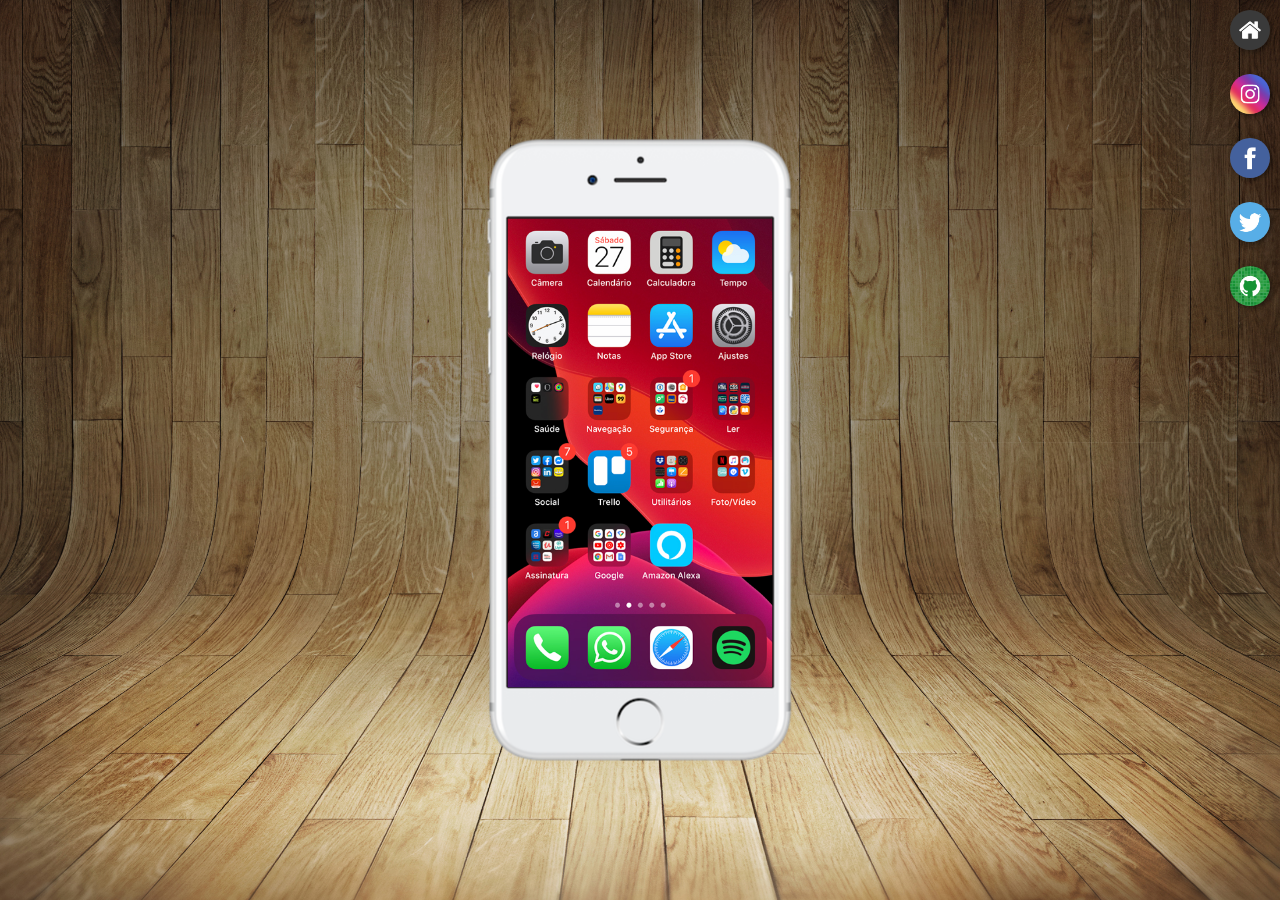
<file: index.html>
<!DOCTYPE html>
<html lang="pt-br">
<head>
    <meta charset="UTF-8">
    <meta name="viewport" content="width=device-width, initial-scale=1.0">
    <link rel="shortcut icon" href="favicon.ico" type="image/x-icon">
    <link rel="stylesheet" href="style/style.css">
    <title>Projeto Redes Sociais</title>
</head>
<body>
    <main>
        <section id="telefone">
            <iframe src="home.html"  name="tela" id="home"frameborder="0">
                Navegador não compativel...
            </iframe>
        </section>
        <section id="redes-sociais">
            <a href="home.html" target="tela"><img src="imagens/logo-home.jpg" alt="logo home"></a> <br>
            <a href="instagran.html" target="tela"><img src="imagens/logo-instagram.jpg" alt="logo  instagran"></a> <br>
            <a href="facebook.html" target="tela"><img src="imagens/logo-facebook.jpg" alt="logo facebook"></a> <br>
            <a href="twitter.html" target="tela"><img src="imagens/logo-twitter.jpg" alt="logo twitter"></a> <br>
            <a href="github.html" target="tela"><img src="imagens/logo-github.jpg" alt="logo github"></a>
        </section>
    </main>
</body>
</html>
</file>
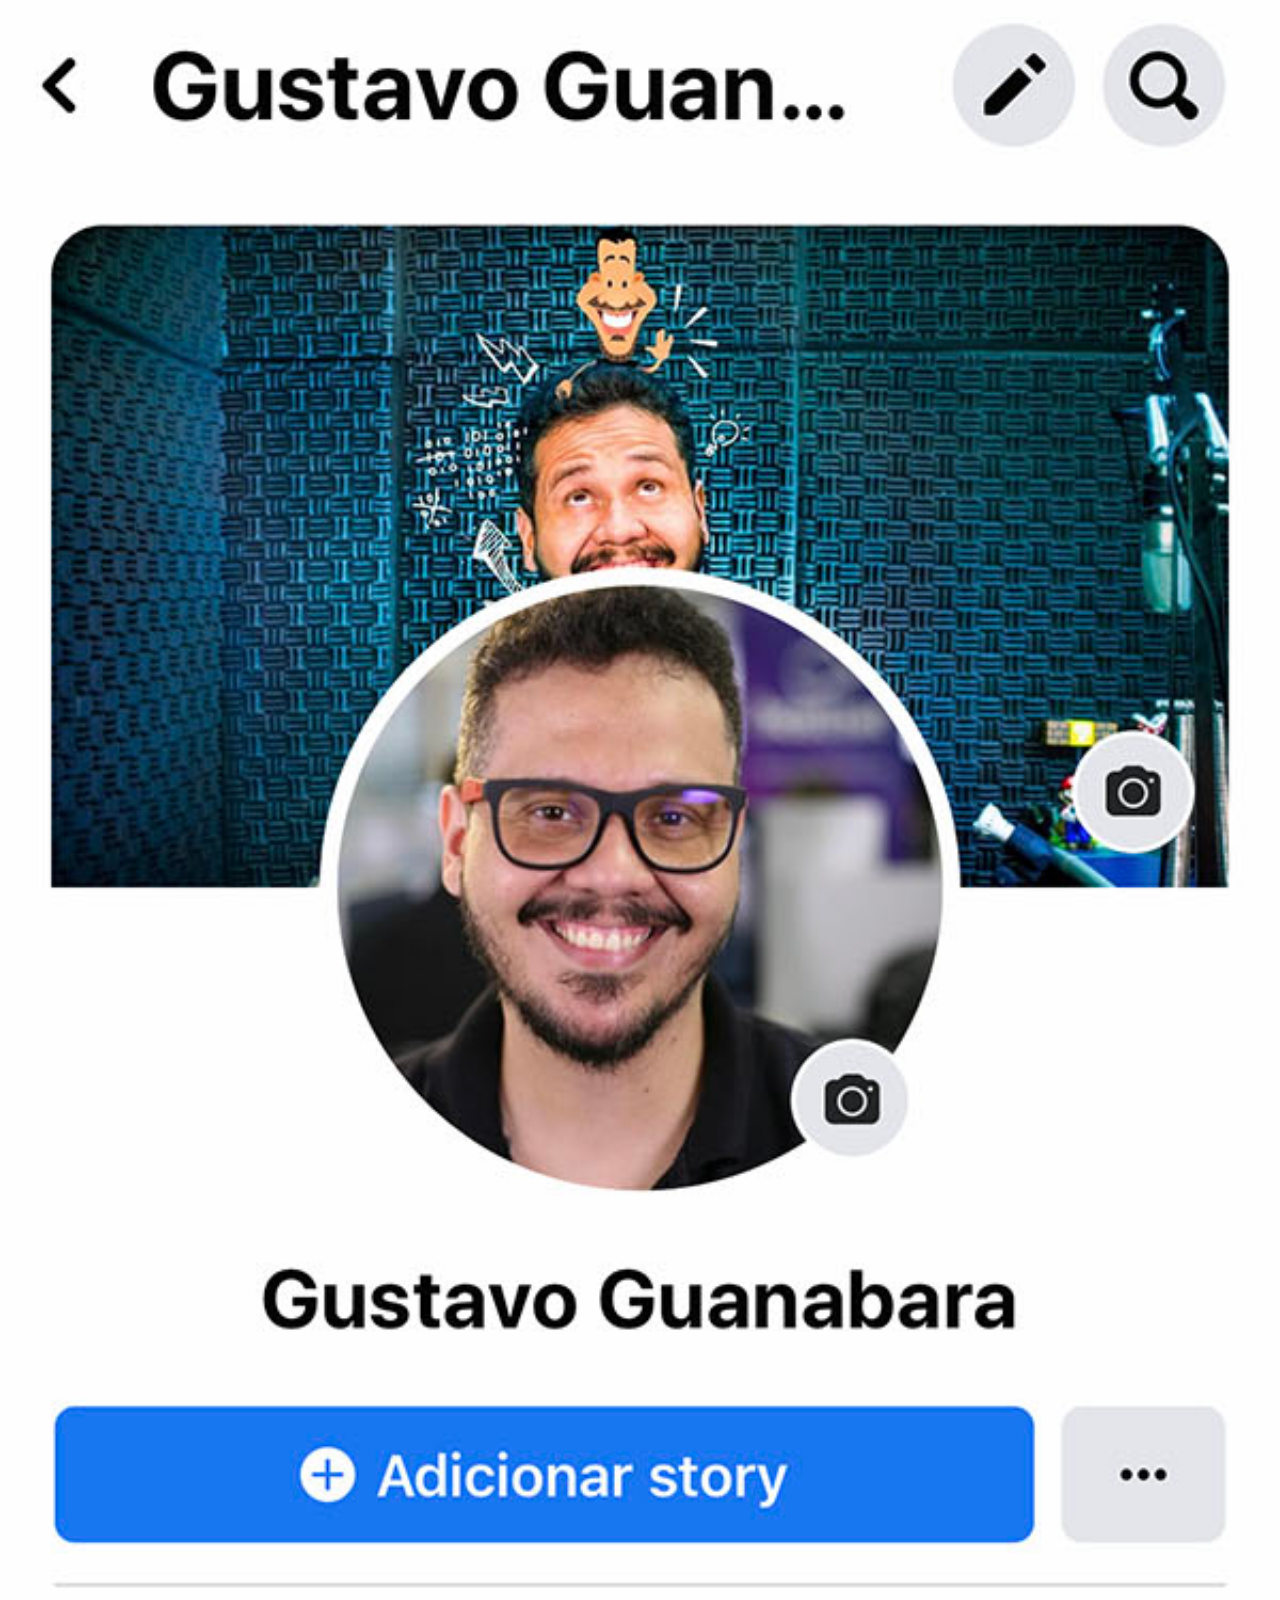
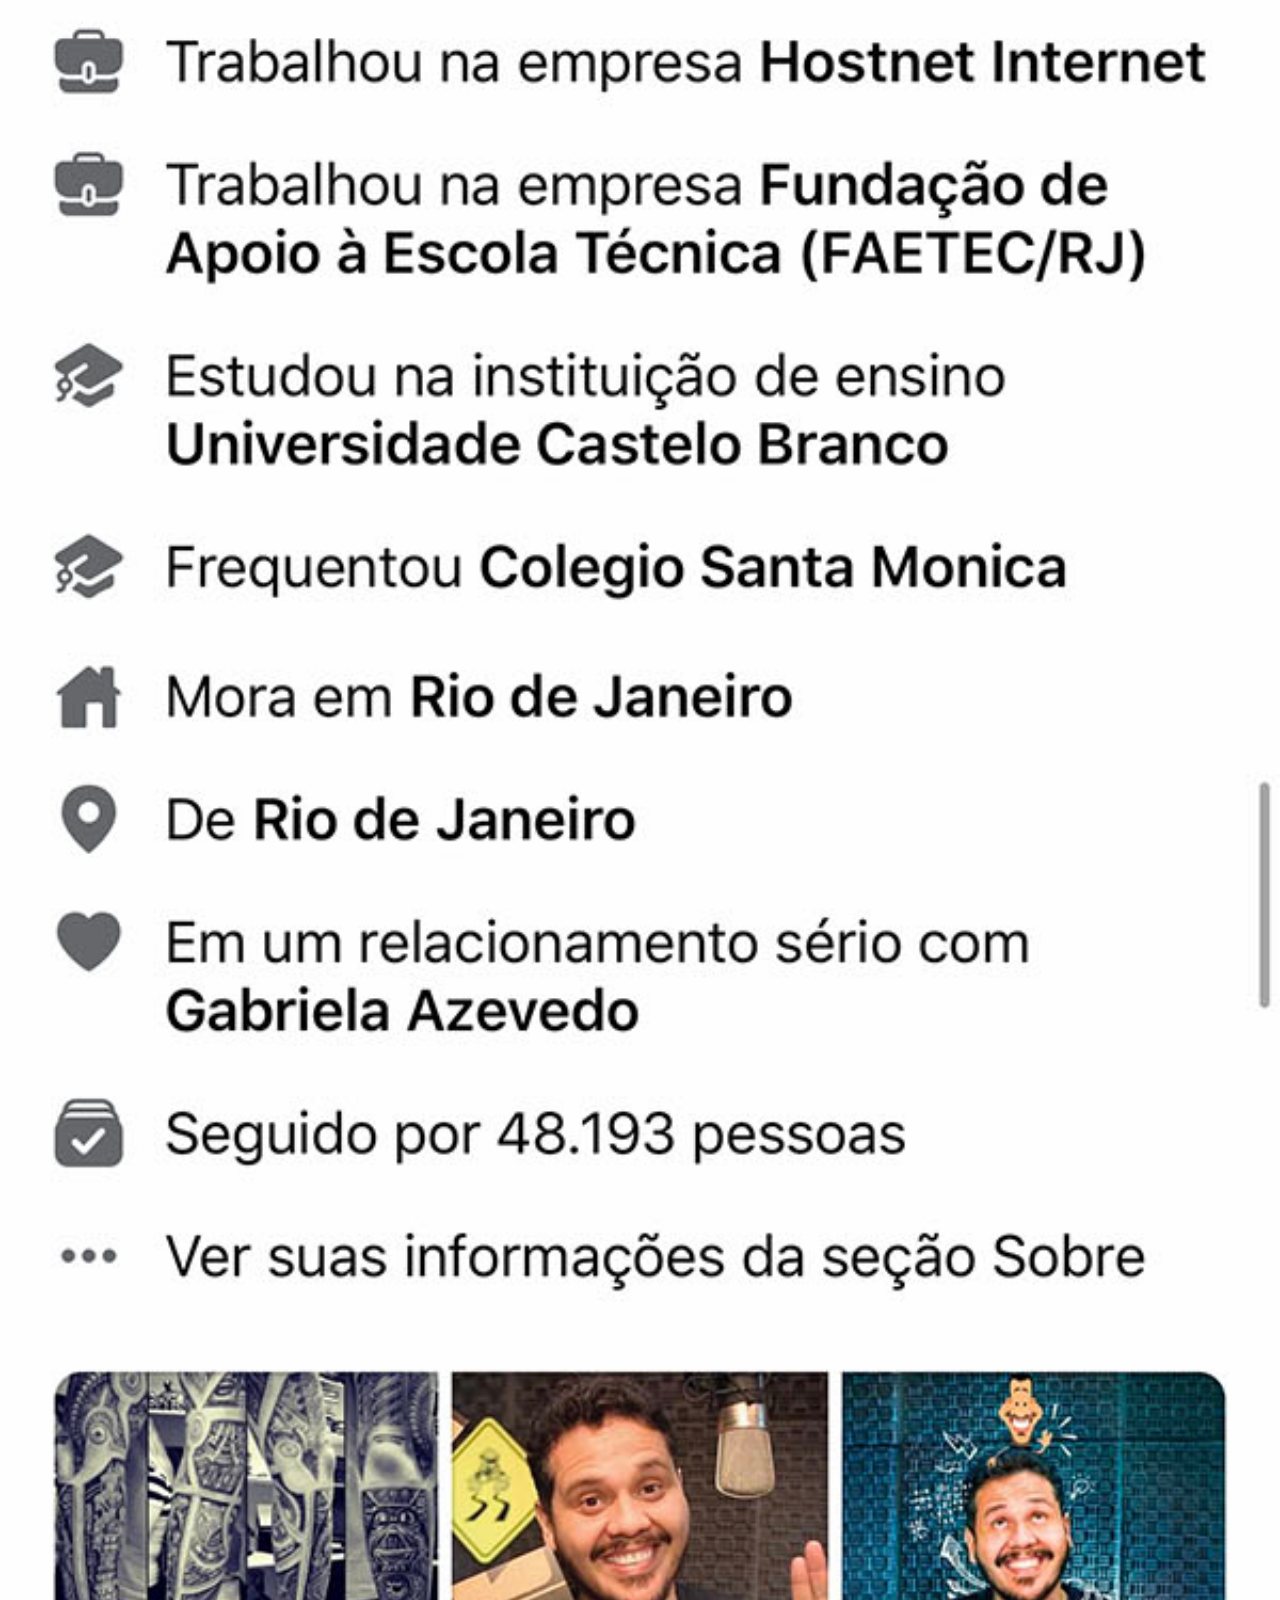
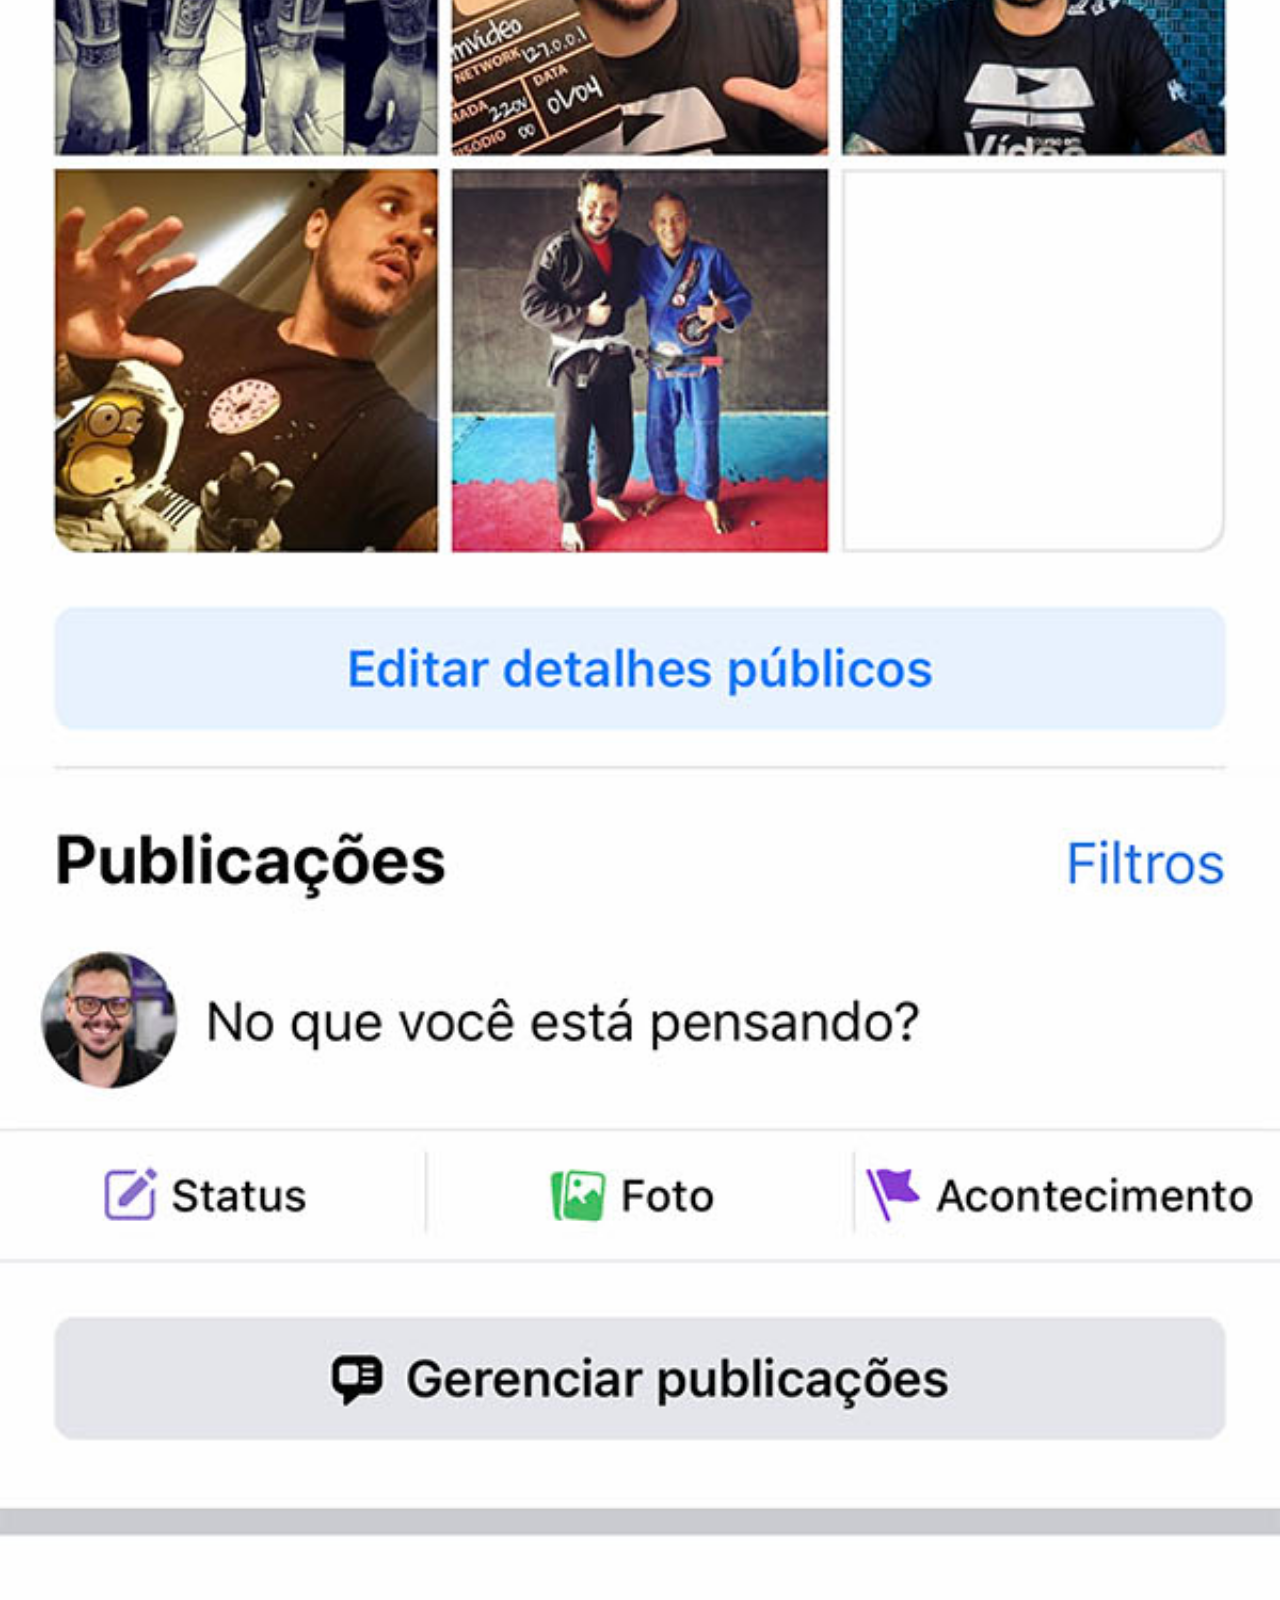
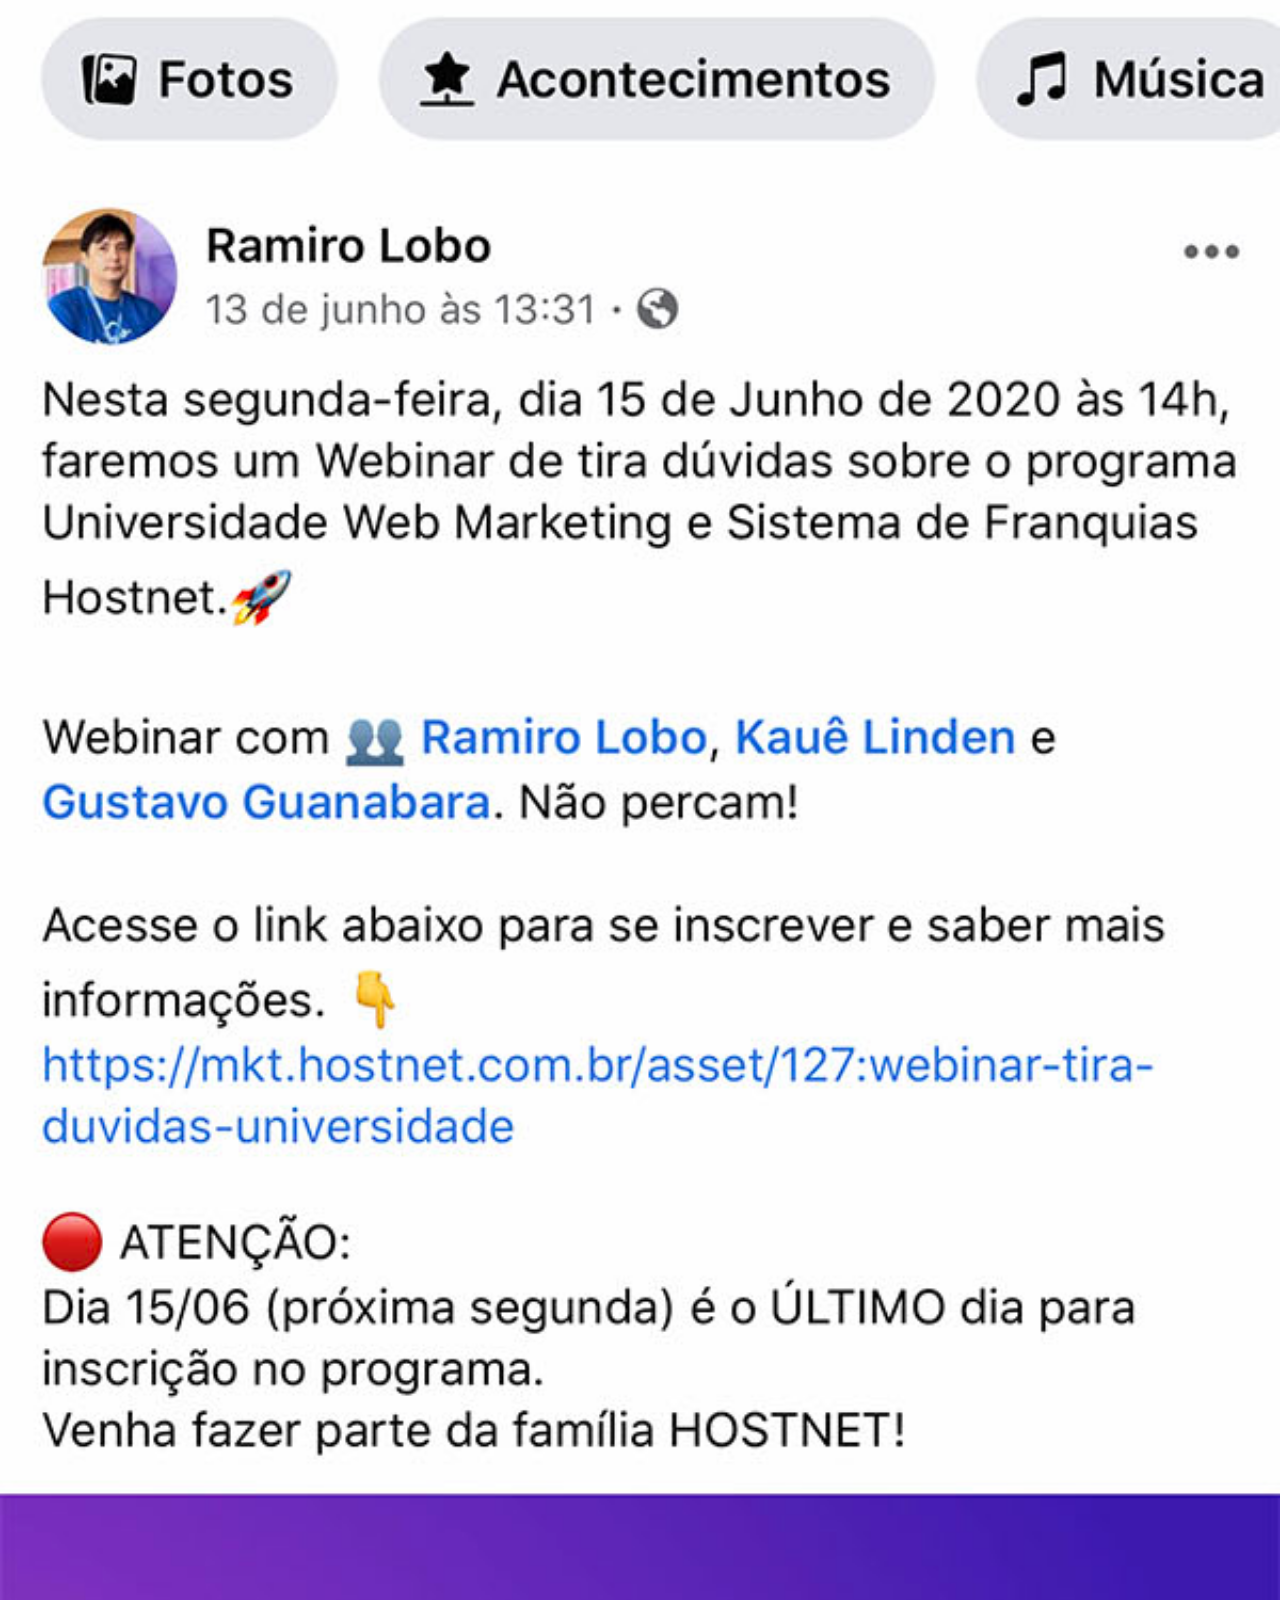
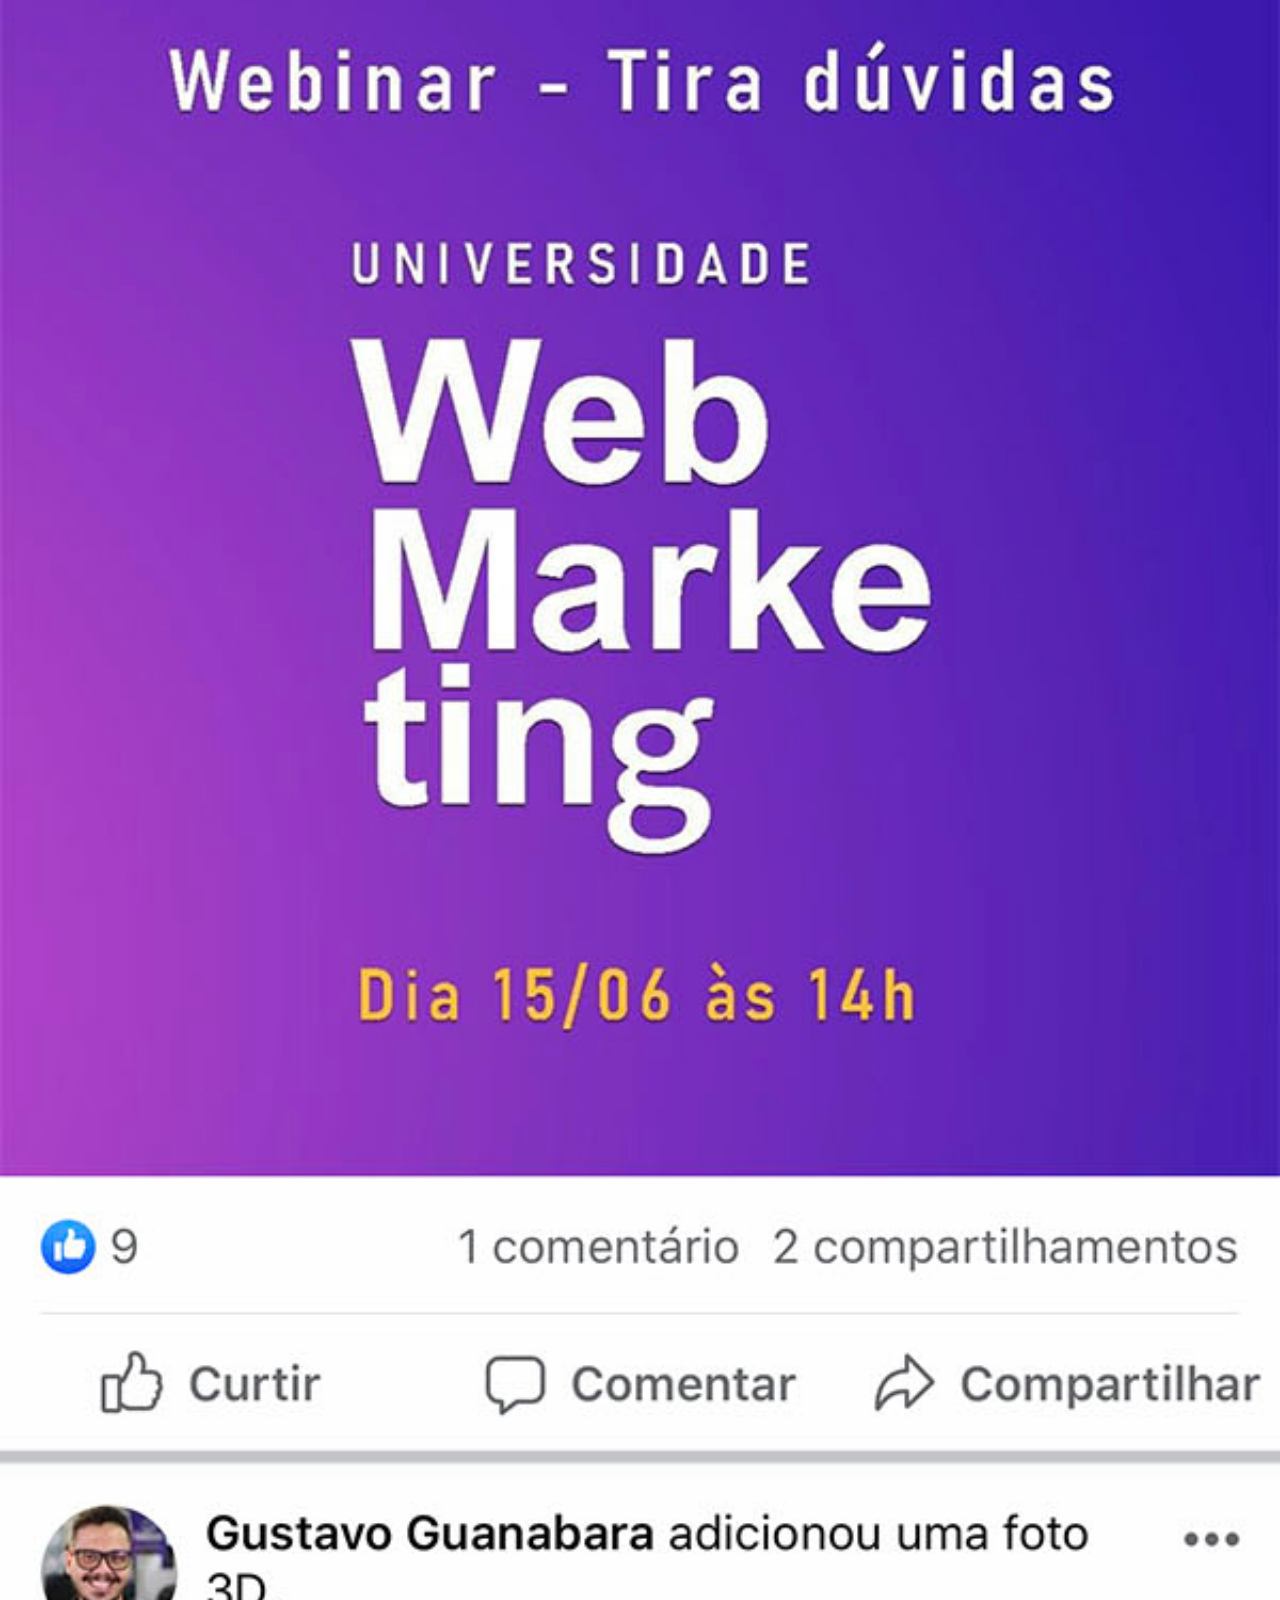
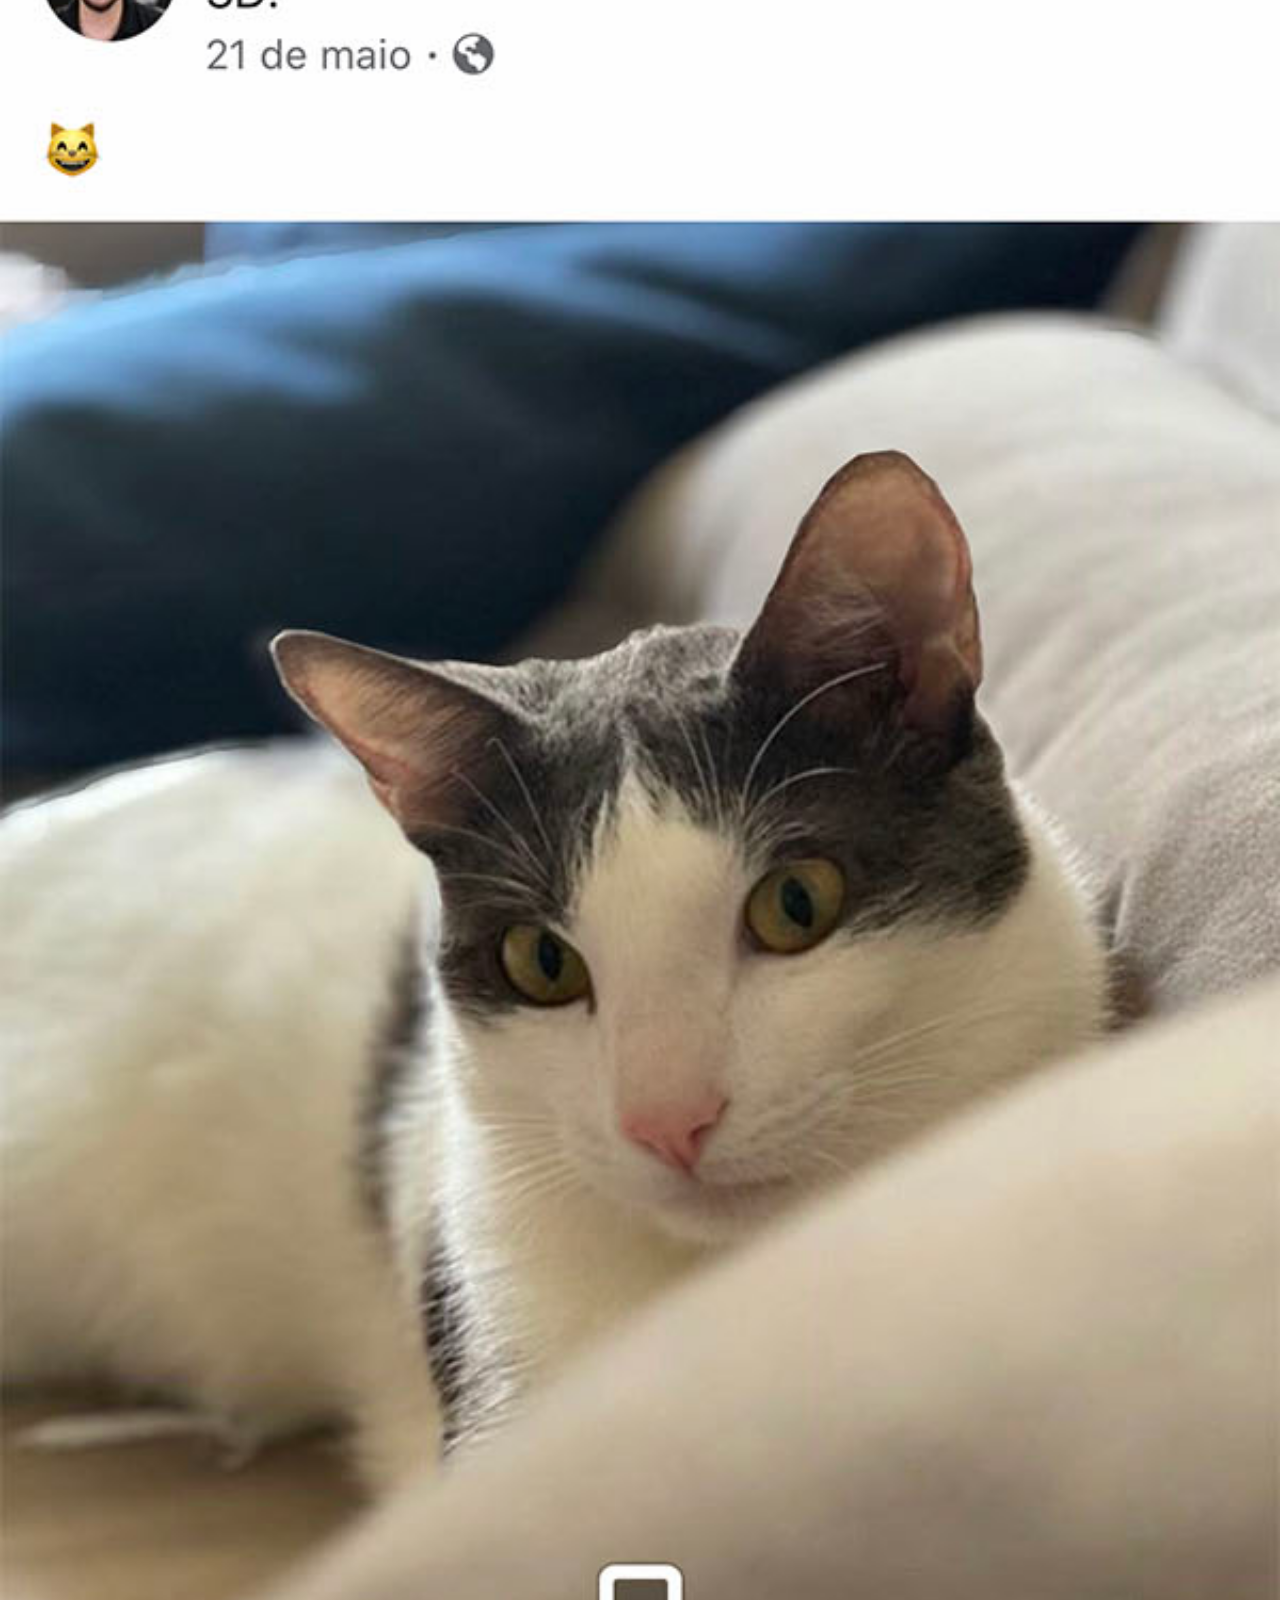
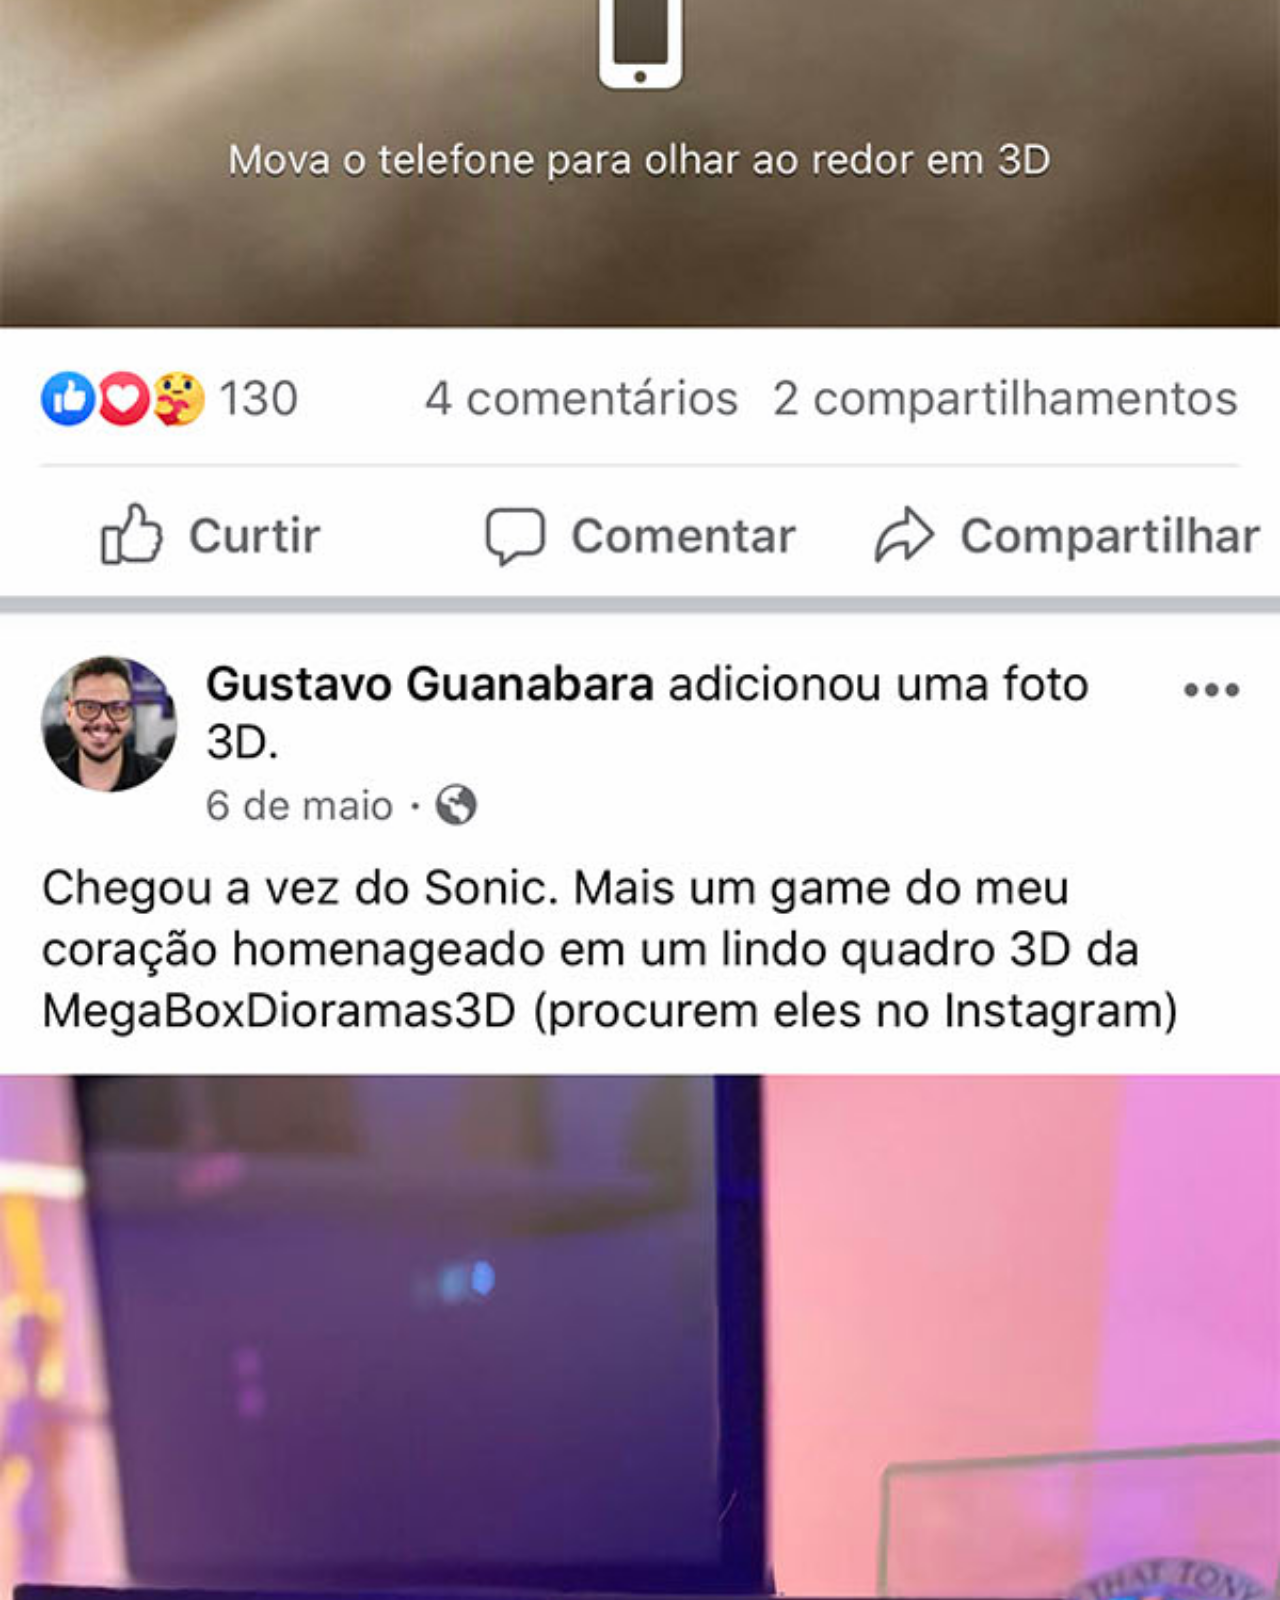
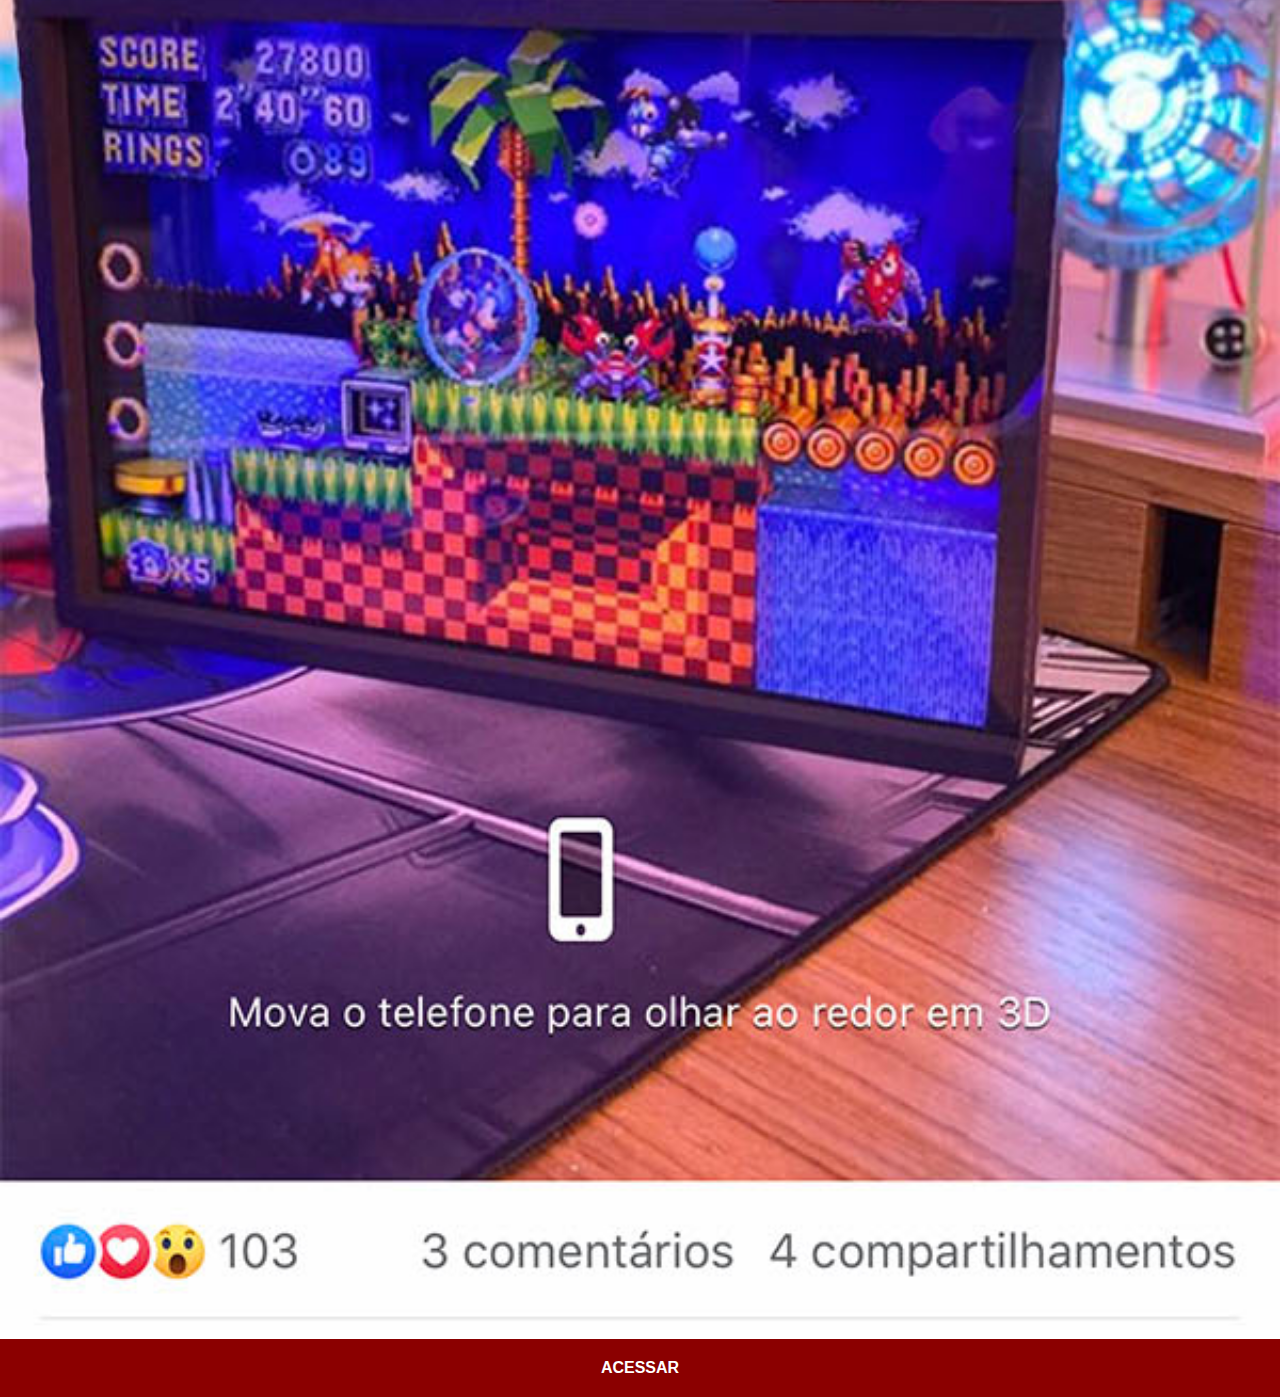
<file: facebook.html>
<!DOCTYPE html>
<html lang="pt-br">
<head>
    <meta charset="UTF-8">
    <meta name="viewport" content="width=device-width, initial-scale=1.0">
    <title>Faceboock</title>
    <link rel="stylesheet" href="social/style.css">
</head>
<body>
    <img src="imagens/tela-facebook.jpg" alt="facebook">
    <a href="https://www.facebook.com/search/top?q=gustavo%20guanabara" target="_blank">ACESSAR</a>
</body>
</html>
</file>
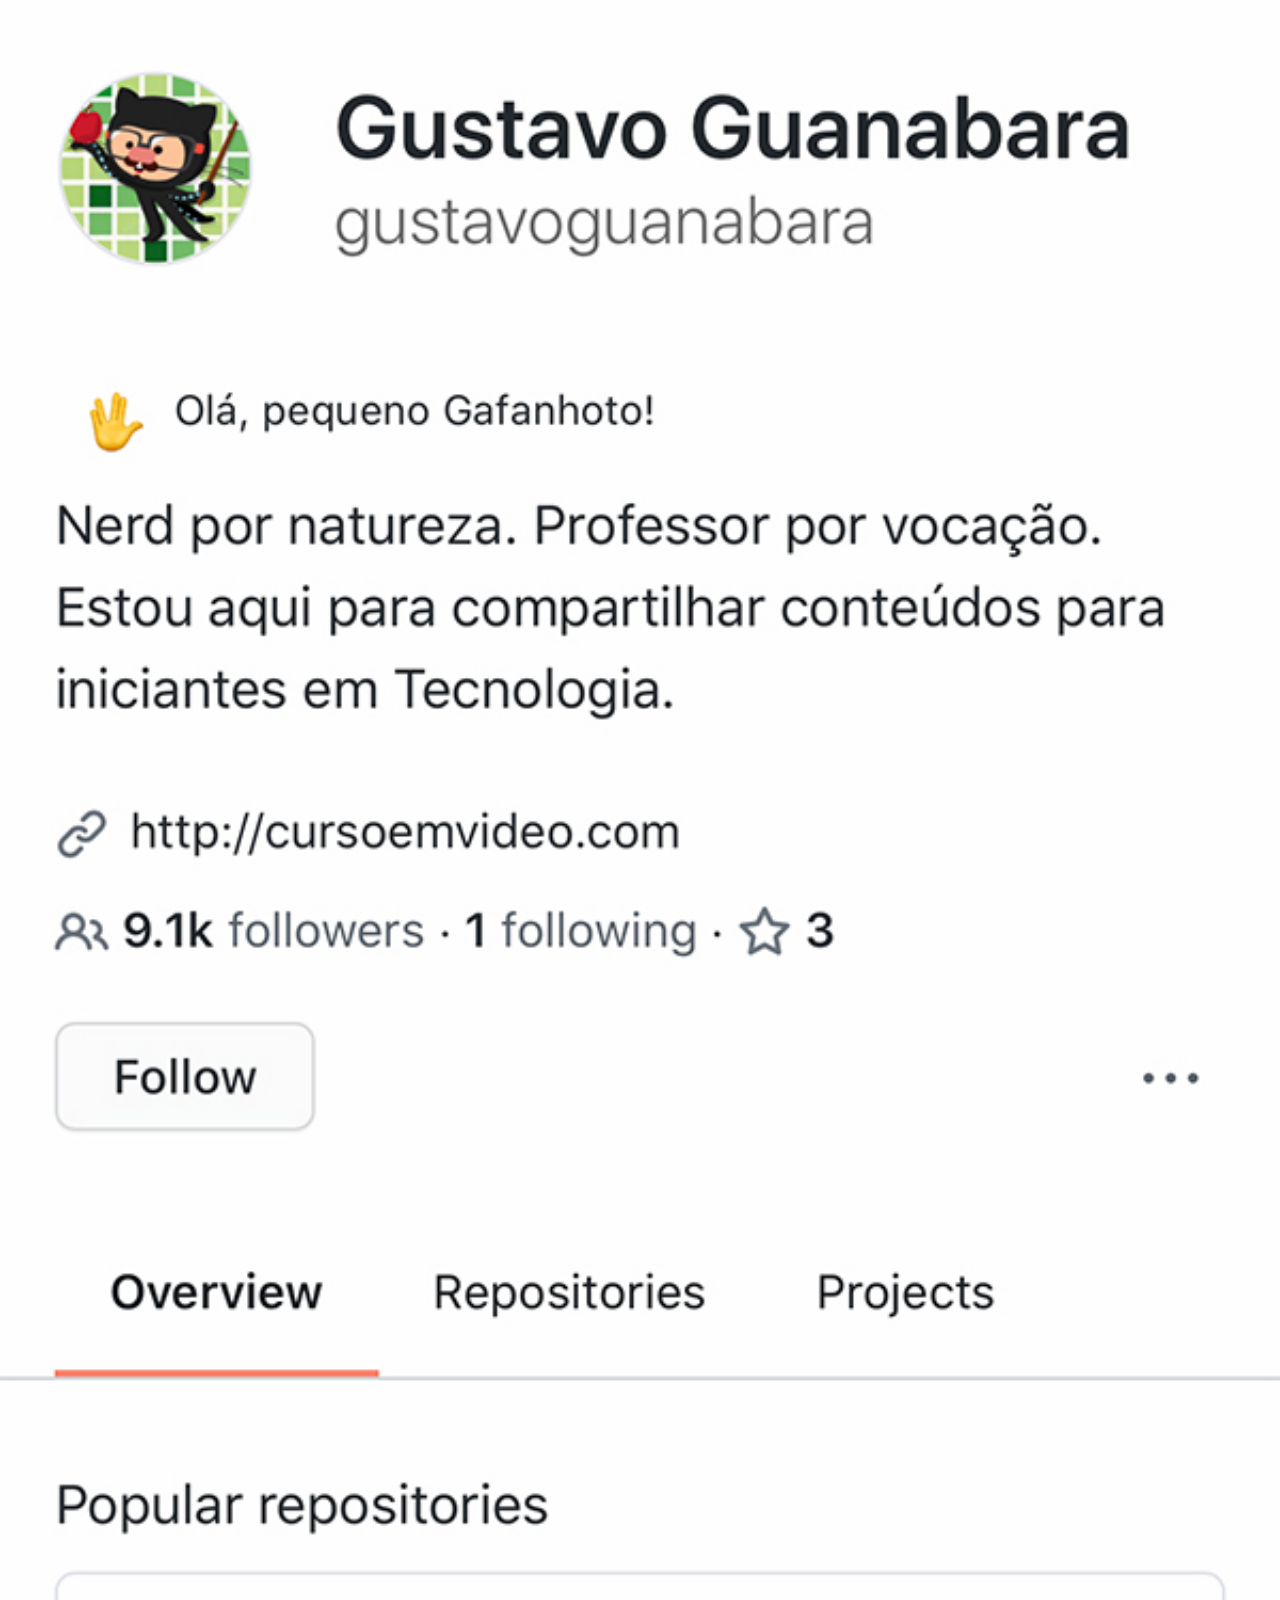
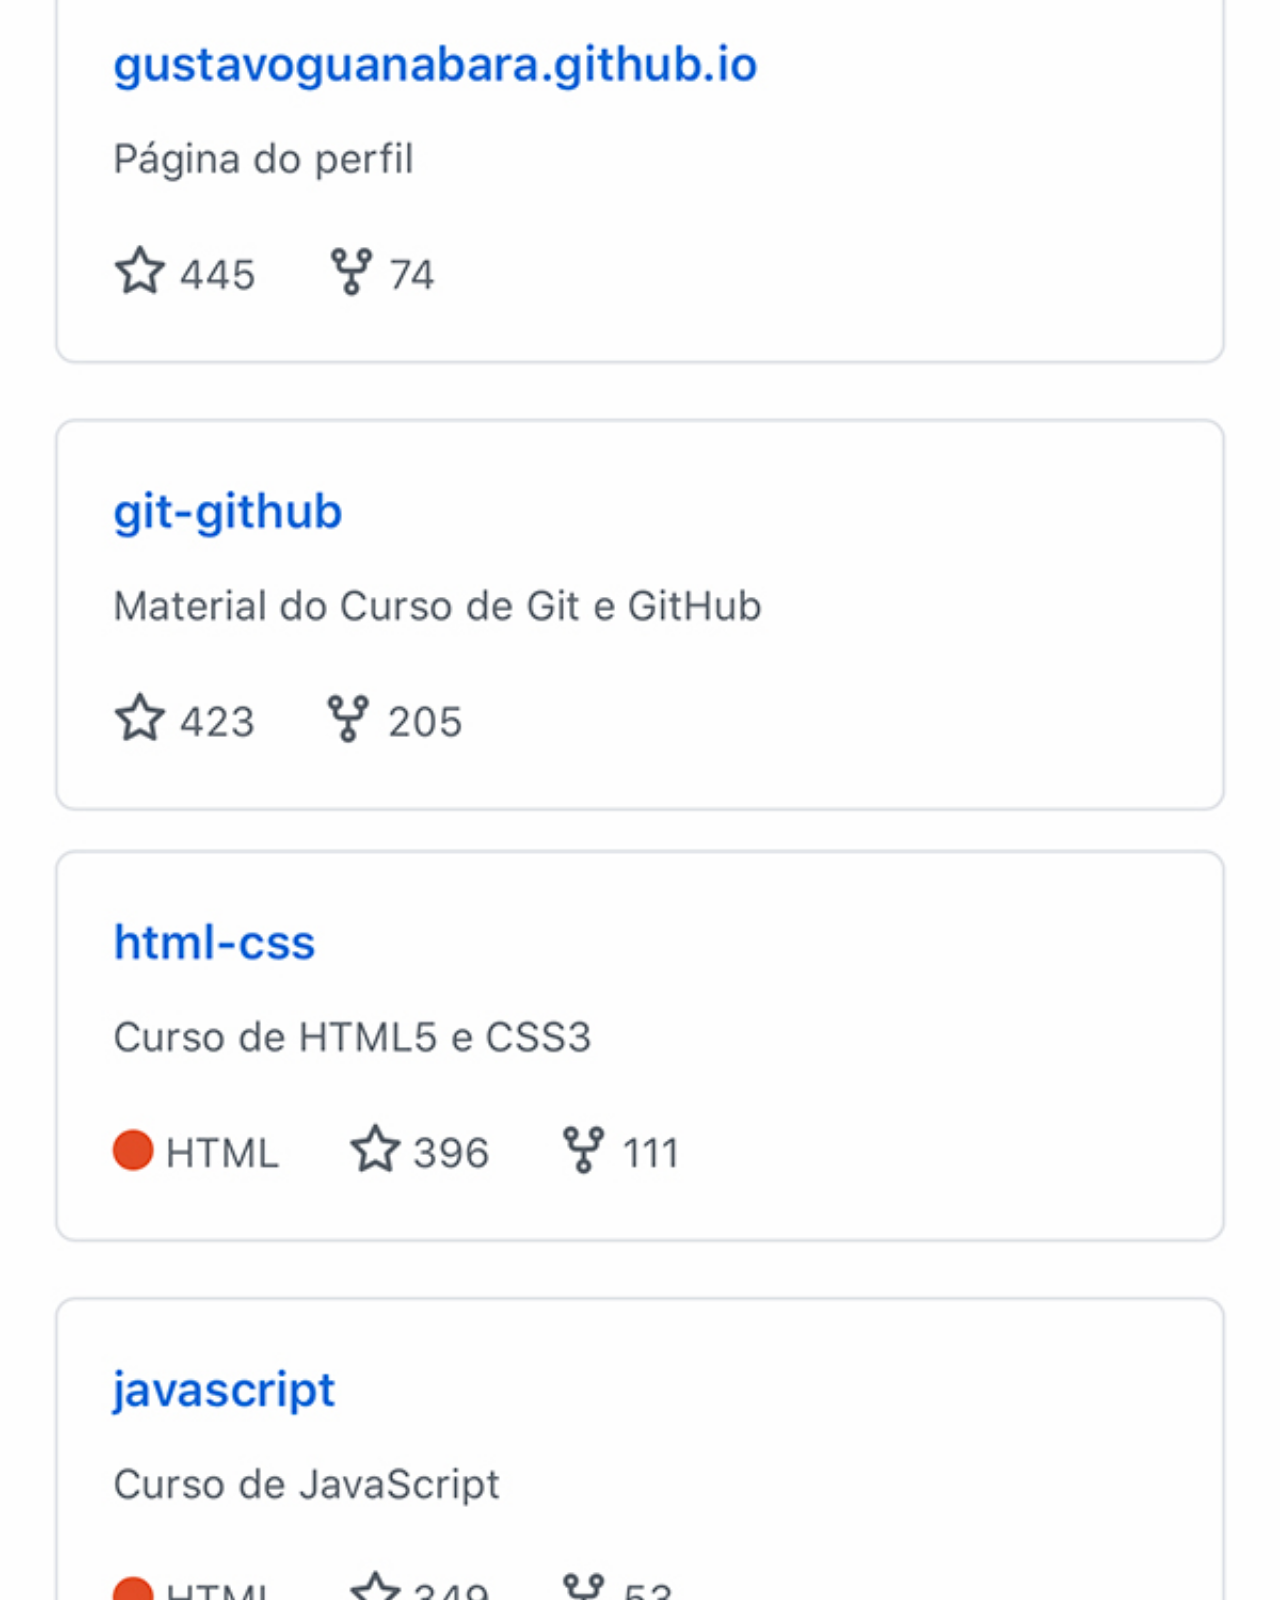
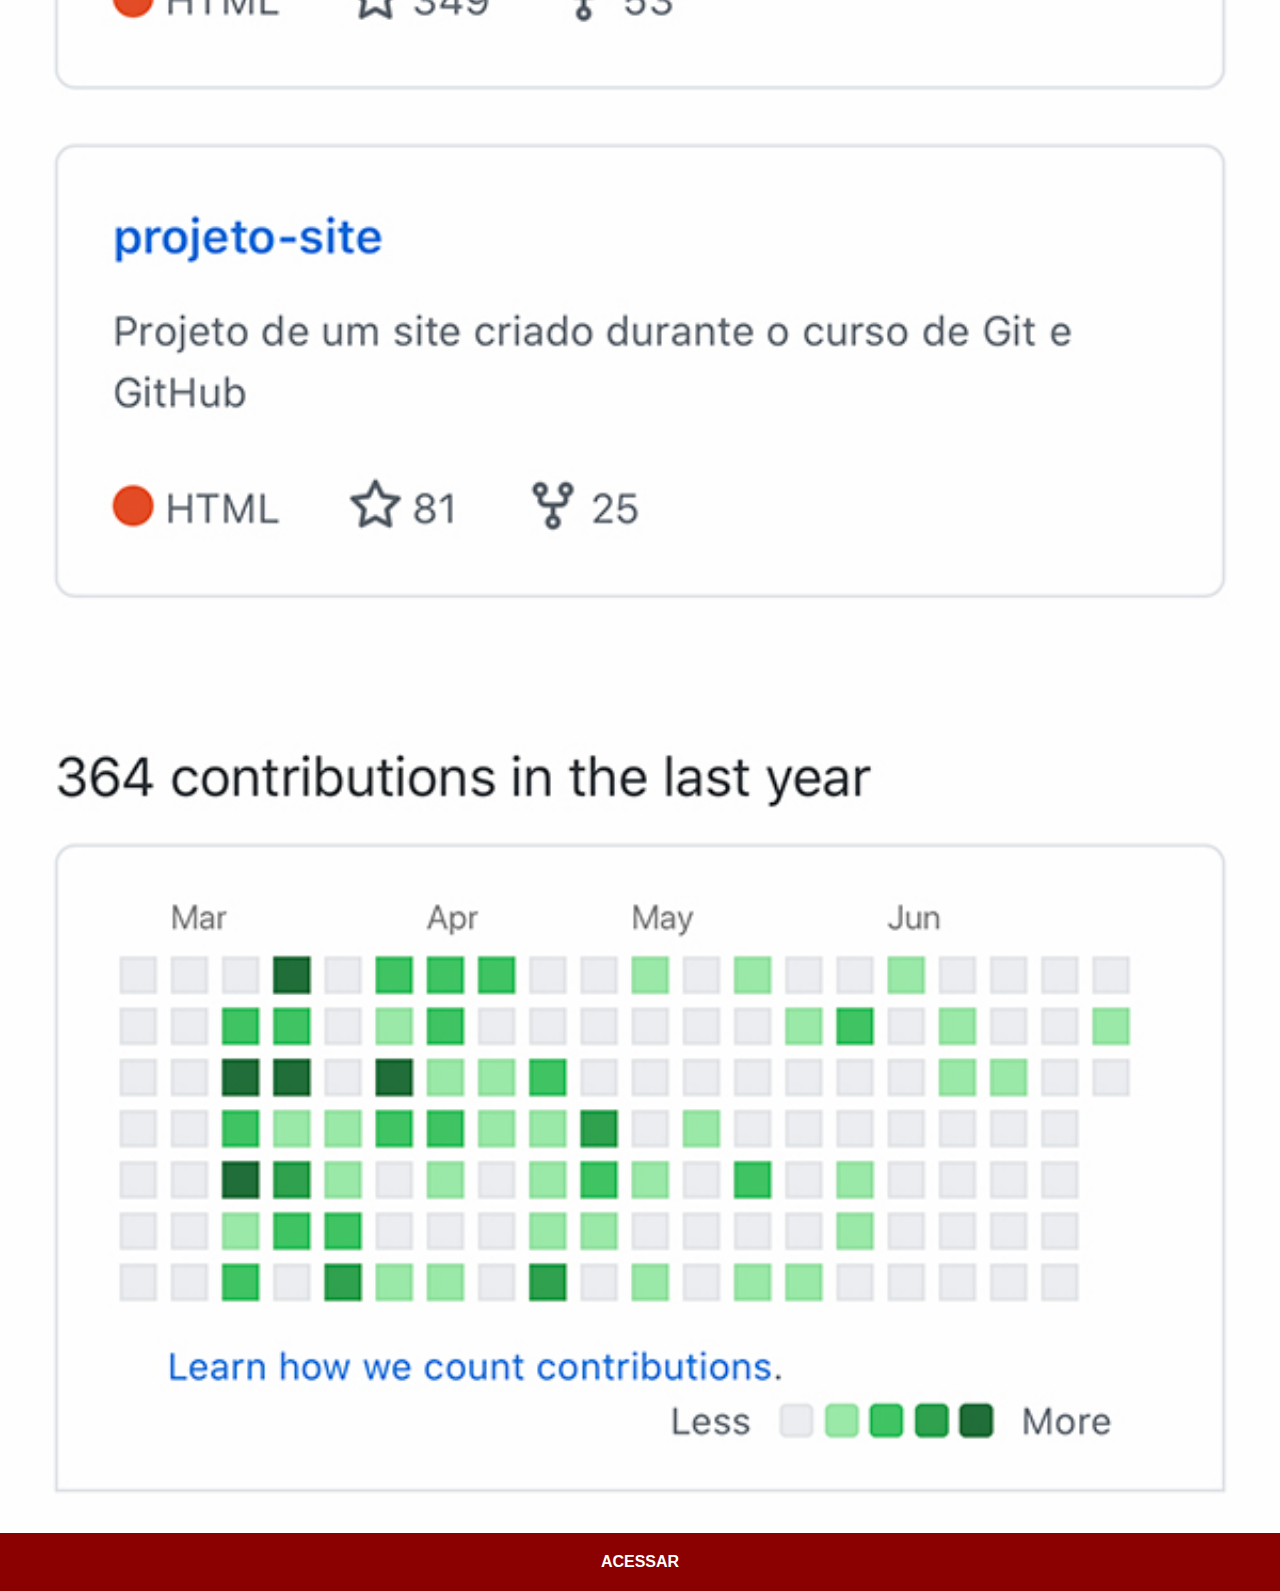
<file: github.html>
<!DOCTYPE html>
<html lang="pt-br">
<head>
    <meta charset="UTF-8">
    <meta name="viewport" content="width=device-width, initial-scale=1.0">
    <title>github</title>
    <link rel="stylesheet" href="social/style.css">
</head>
<body>
    <img src="imagens/tela-github.jpg" alt="github">
    <a href="https://github.com/gustavoguanabara" target="_blank">ACESSAR</a>
</body>
</html>
</file>
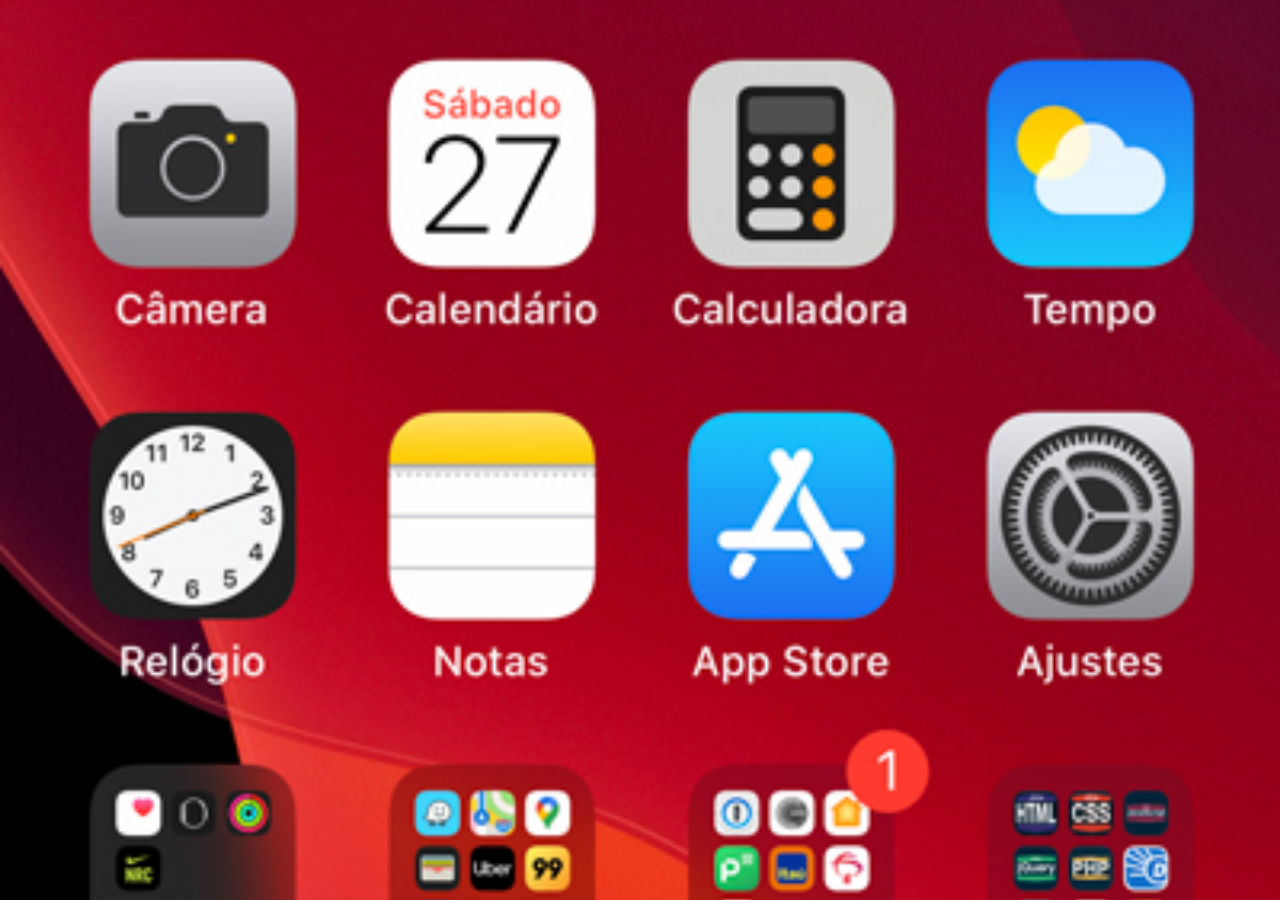
<file: home.html>
<!DOCTYPE html>
<html lang="pt-br">
<head>
    <meta charset="UTF-8">
    <meta name="viewport" content="width=device-width, initial-scale=1.0">
    <title>home</title>
    <style>
        * {
            margin: 0px;
            padding: 0px;
        }

        body {
            height: 100vh;
            width:100vw; 
            background: black url('imagens/tela-home.jpg') no-repeat top center;
            background-size: cover;
        }
    </style>
</head>
<body>
    
</body>
</html>
</file>
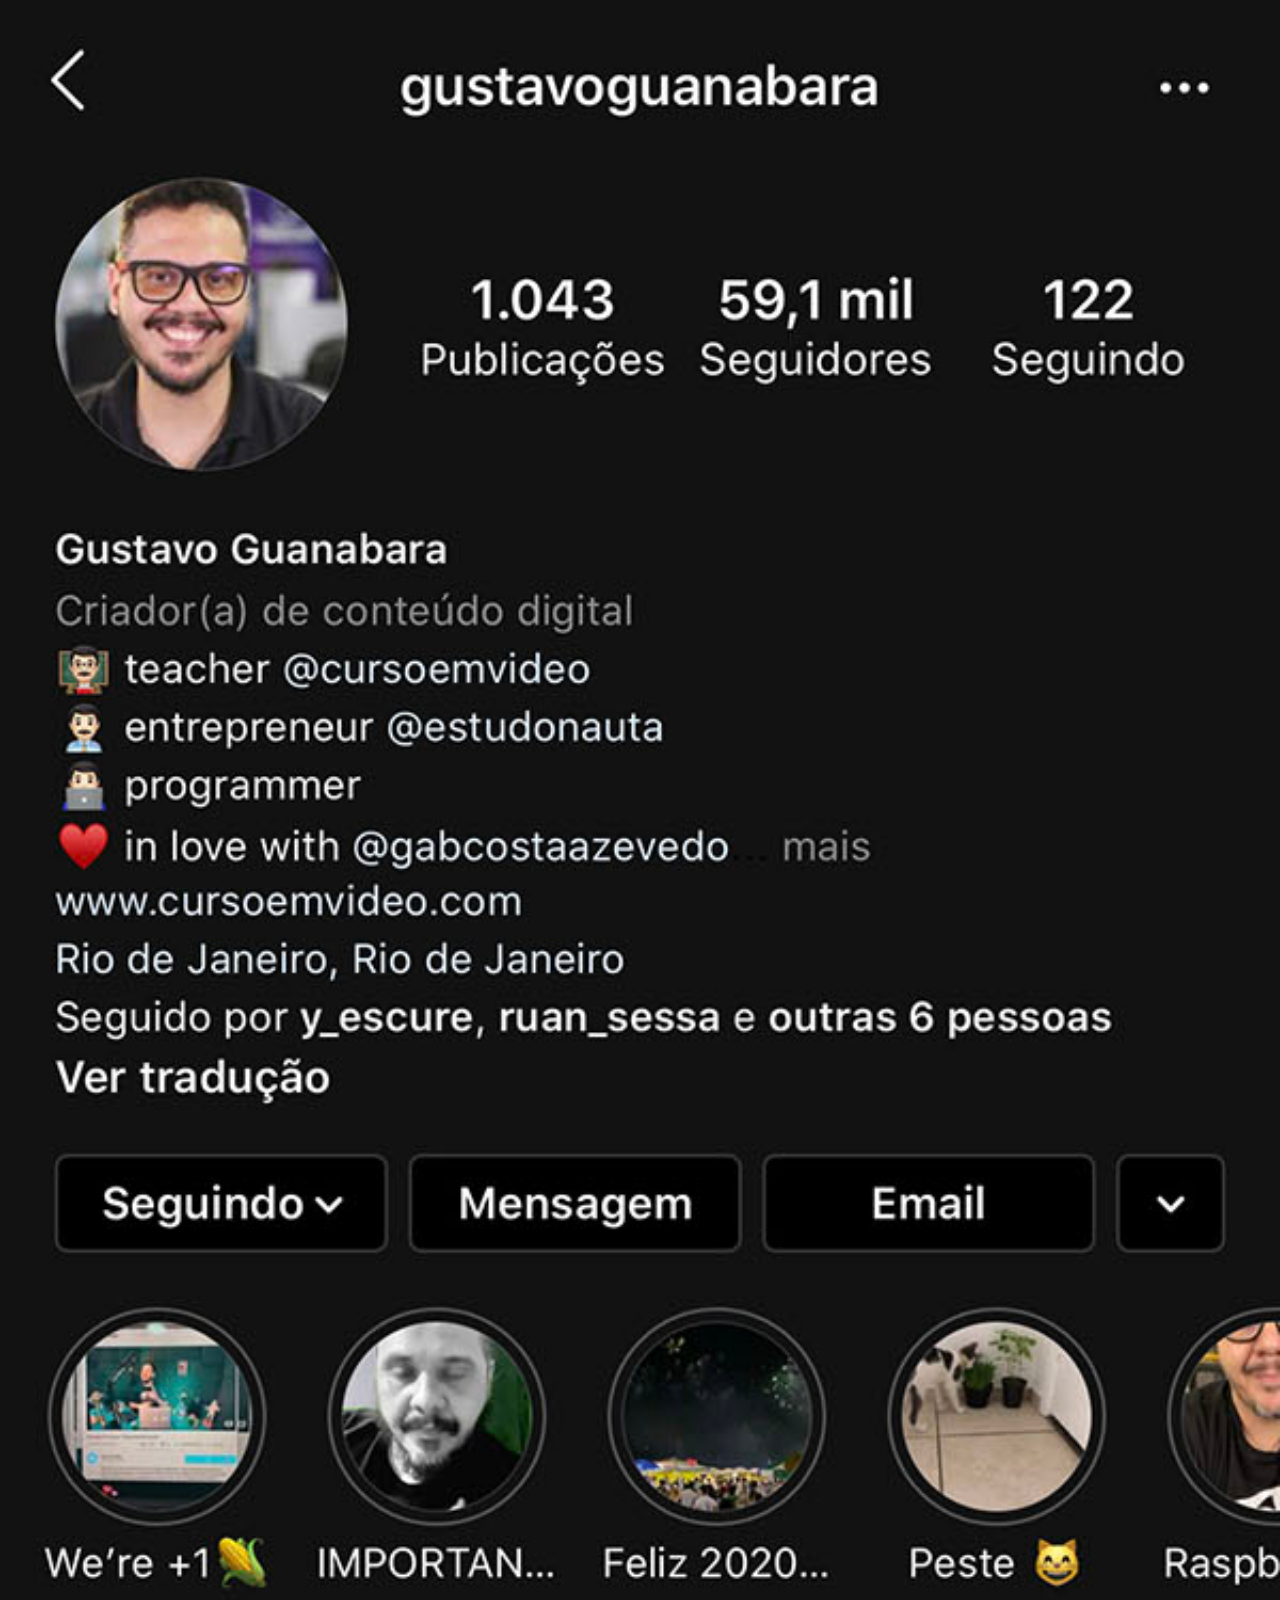
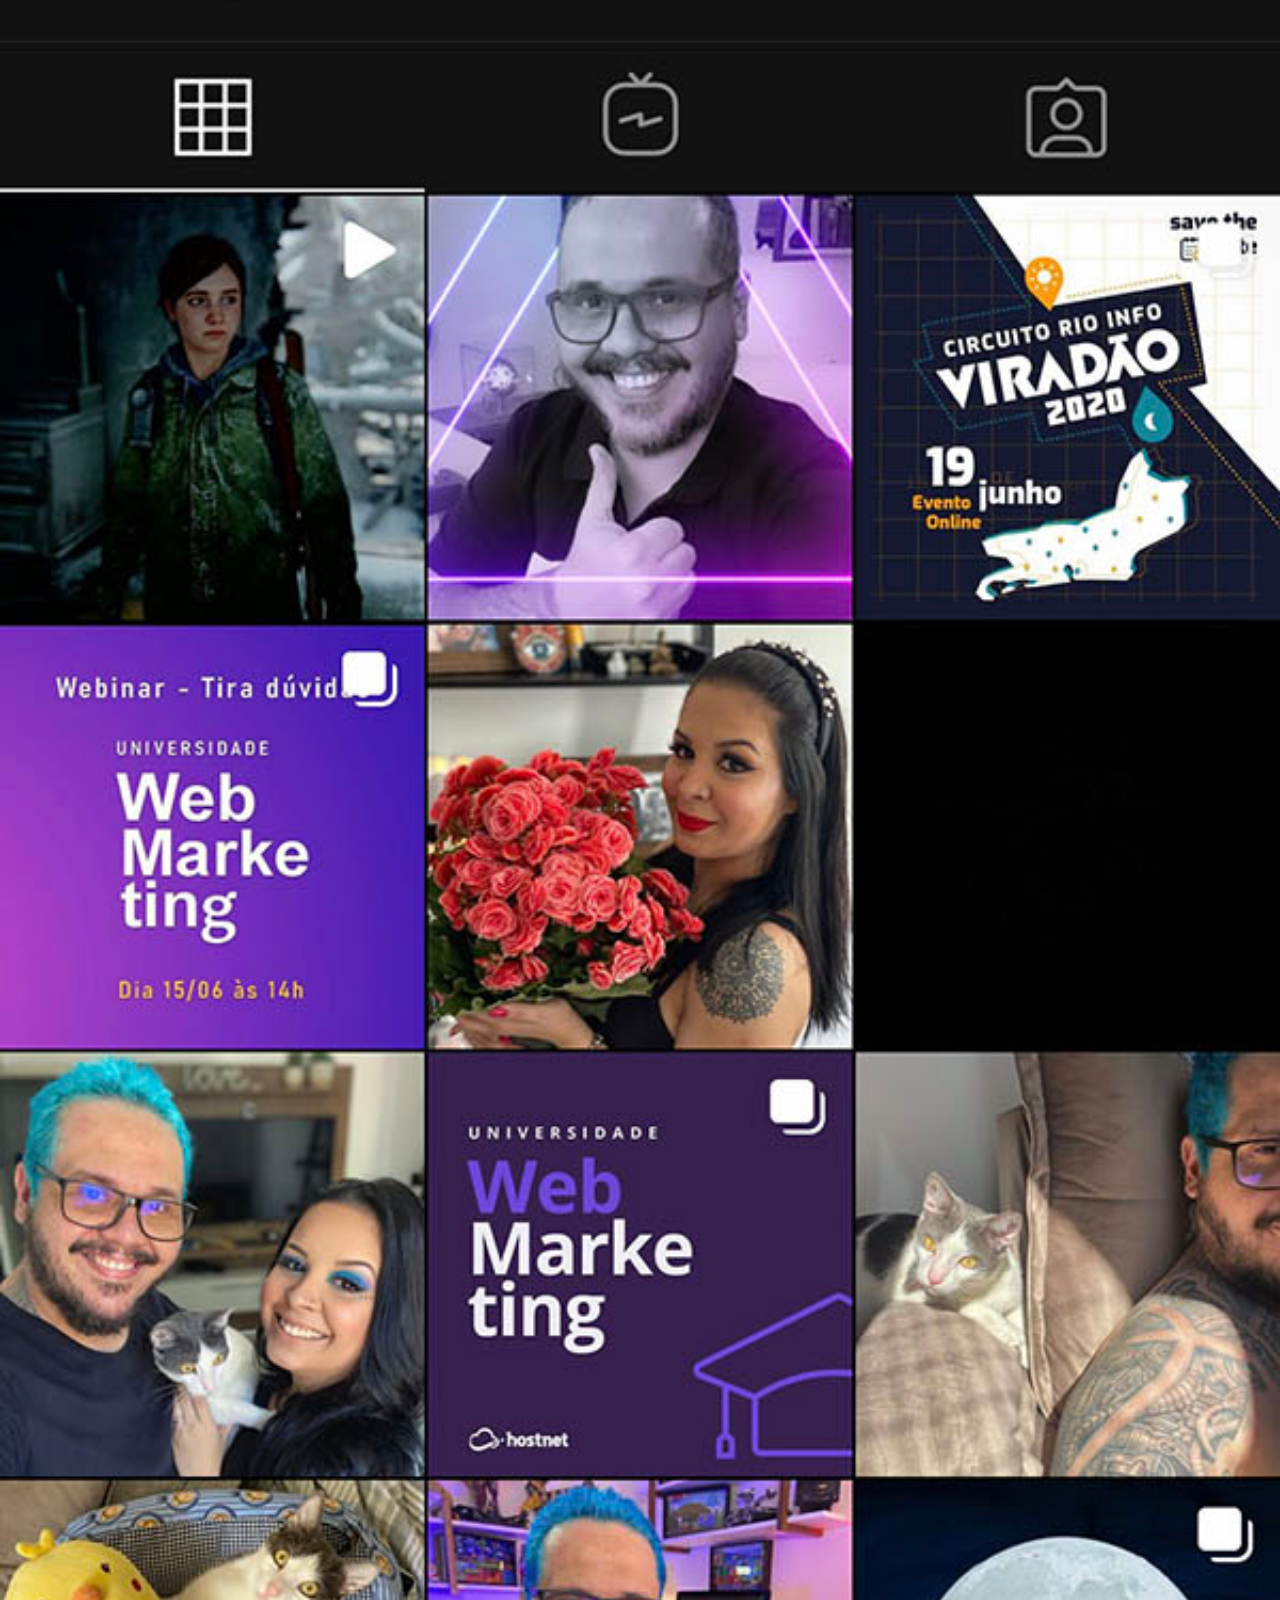
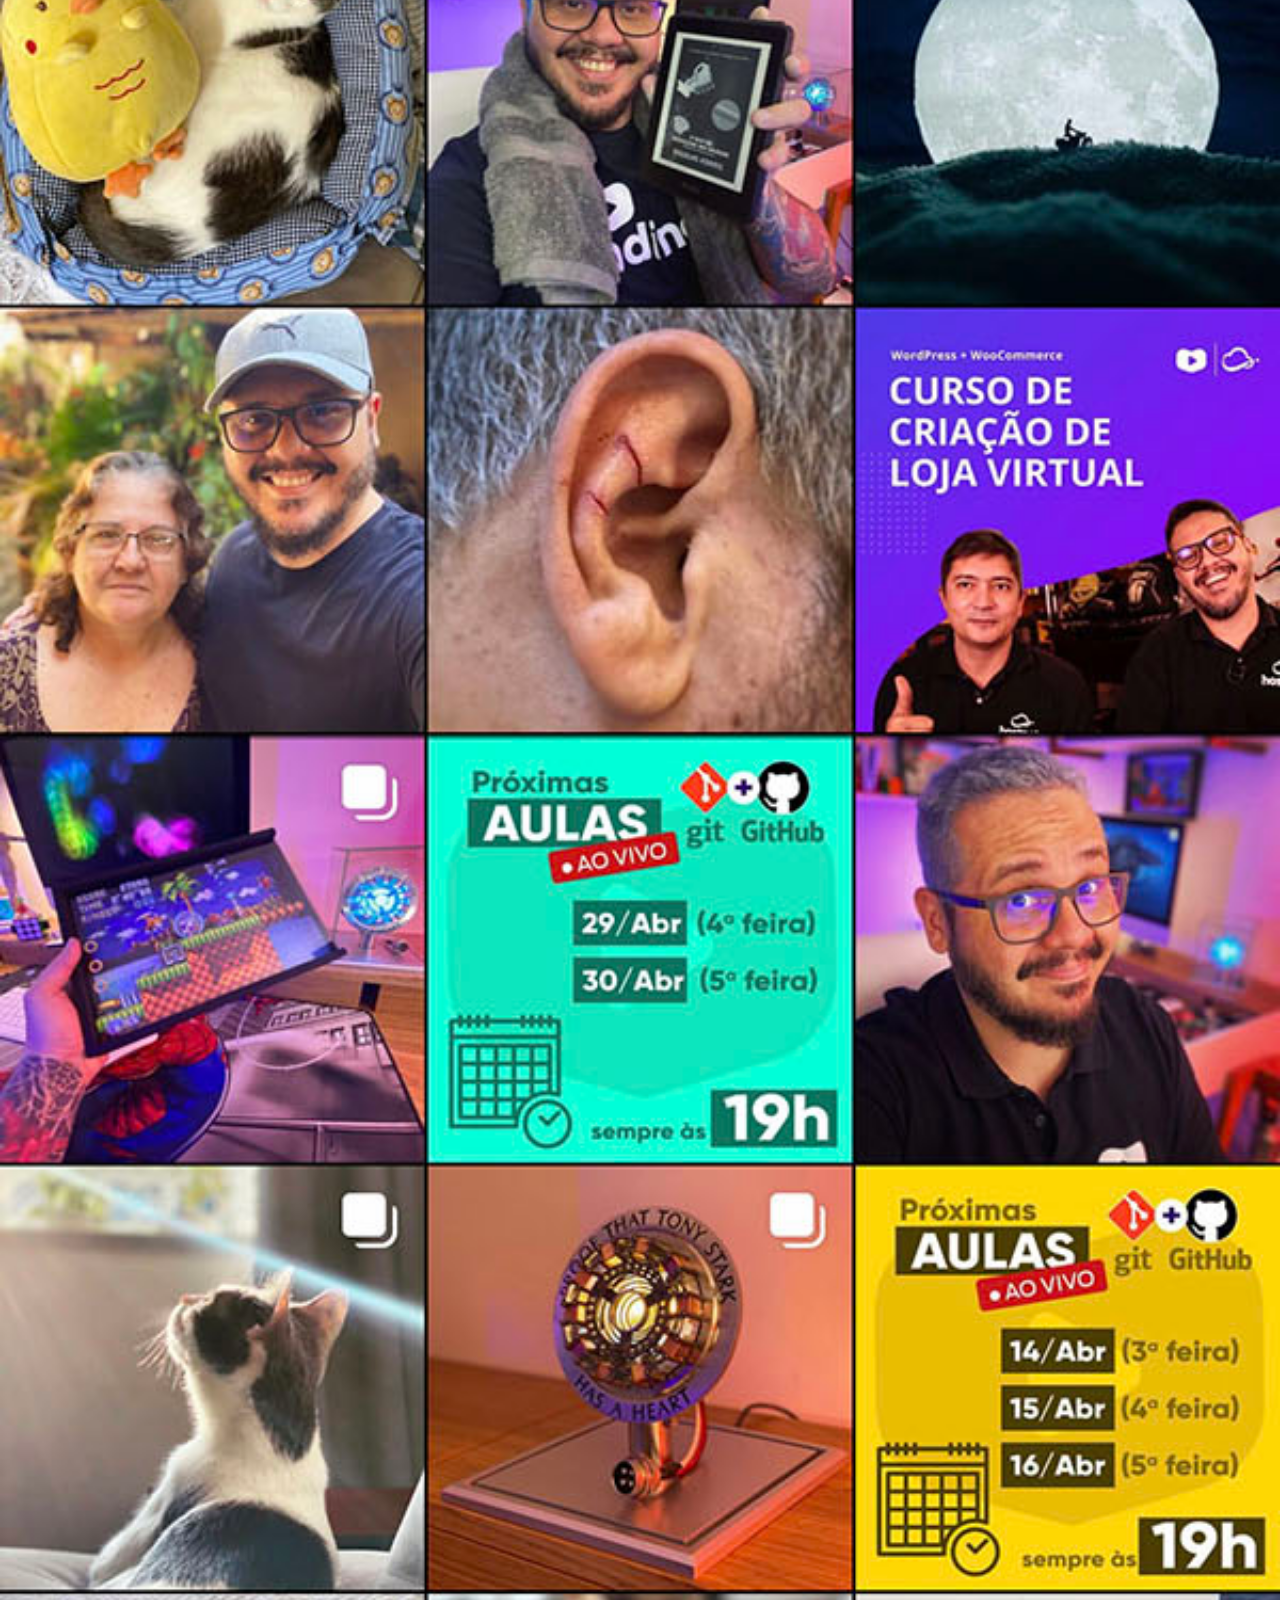
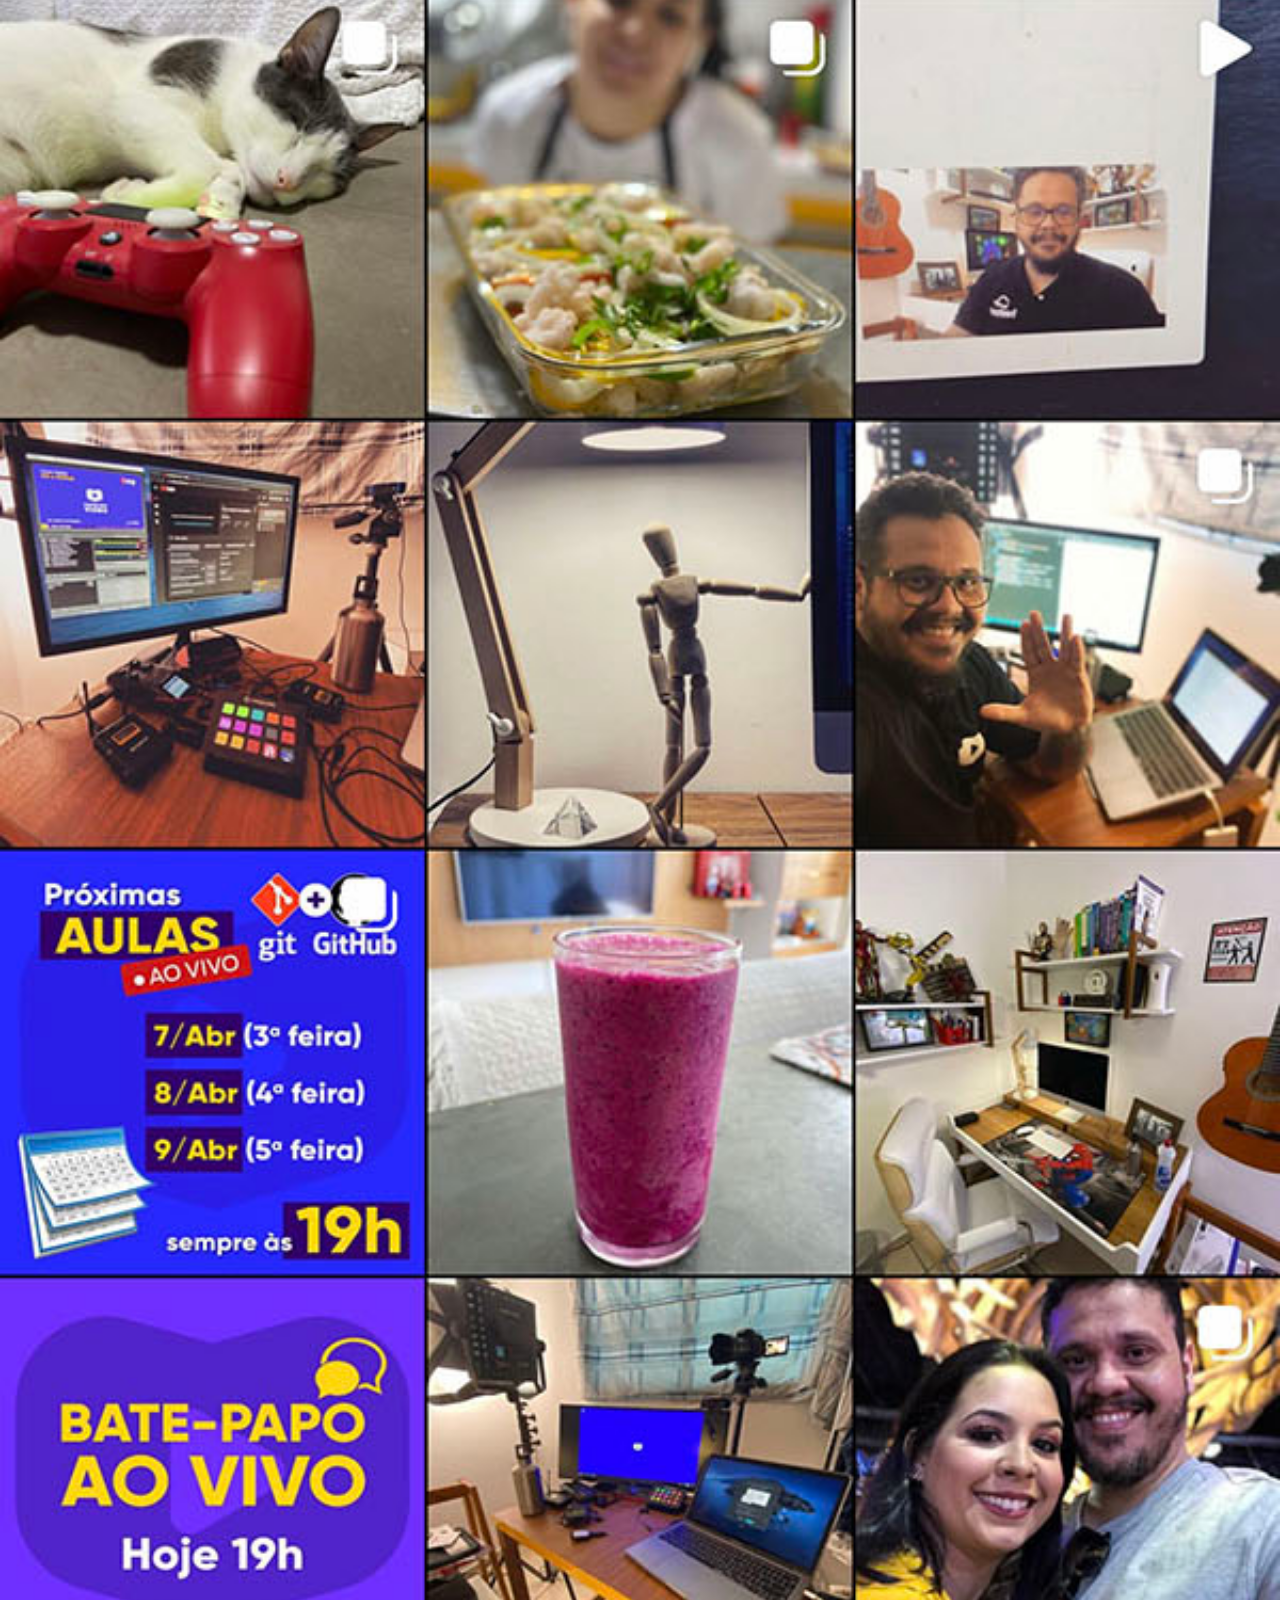
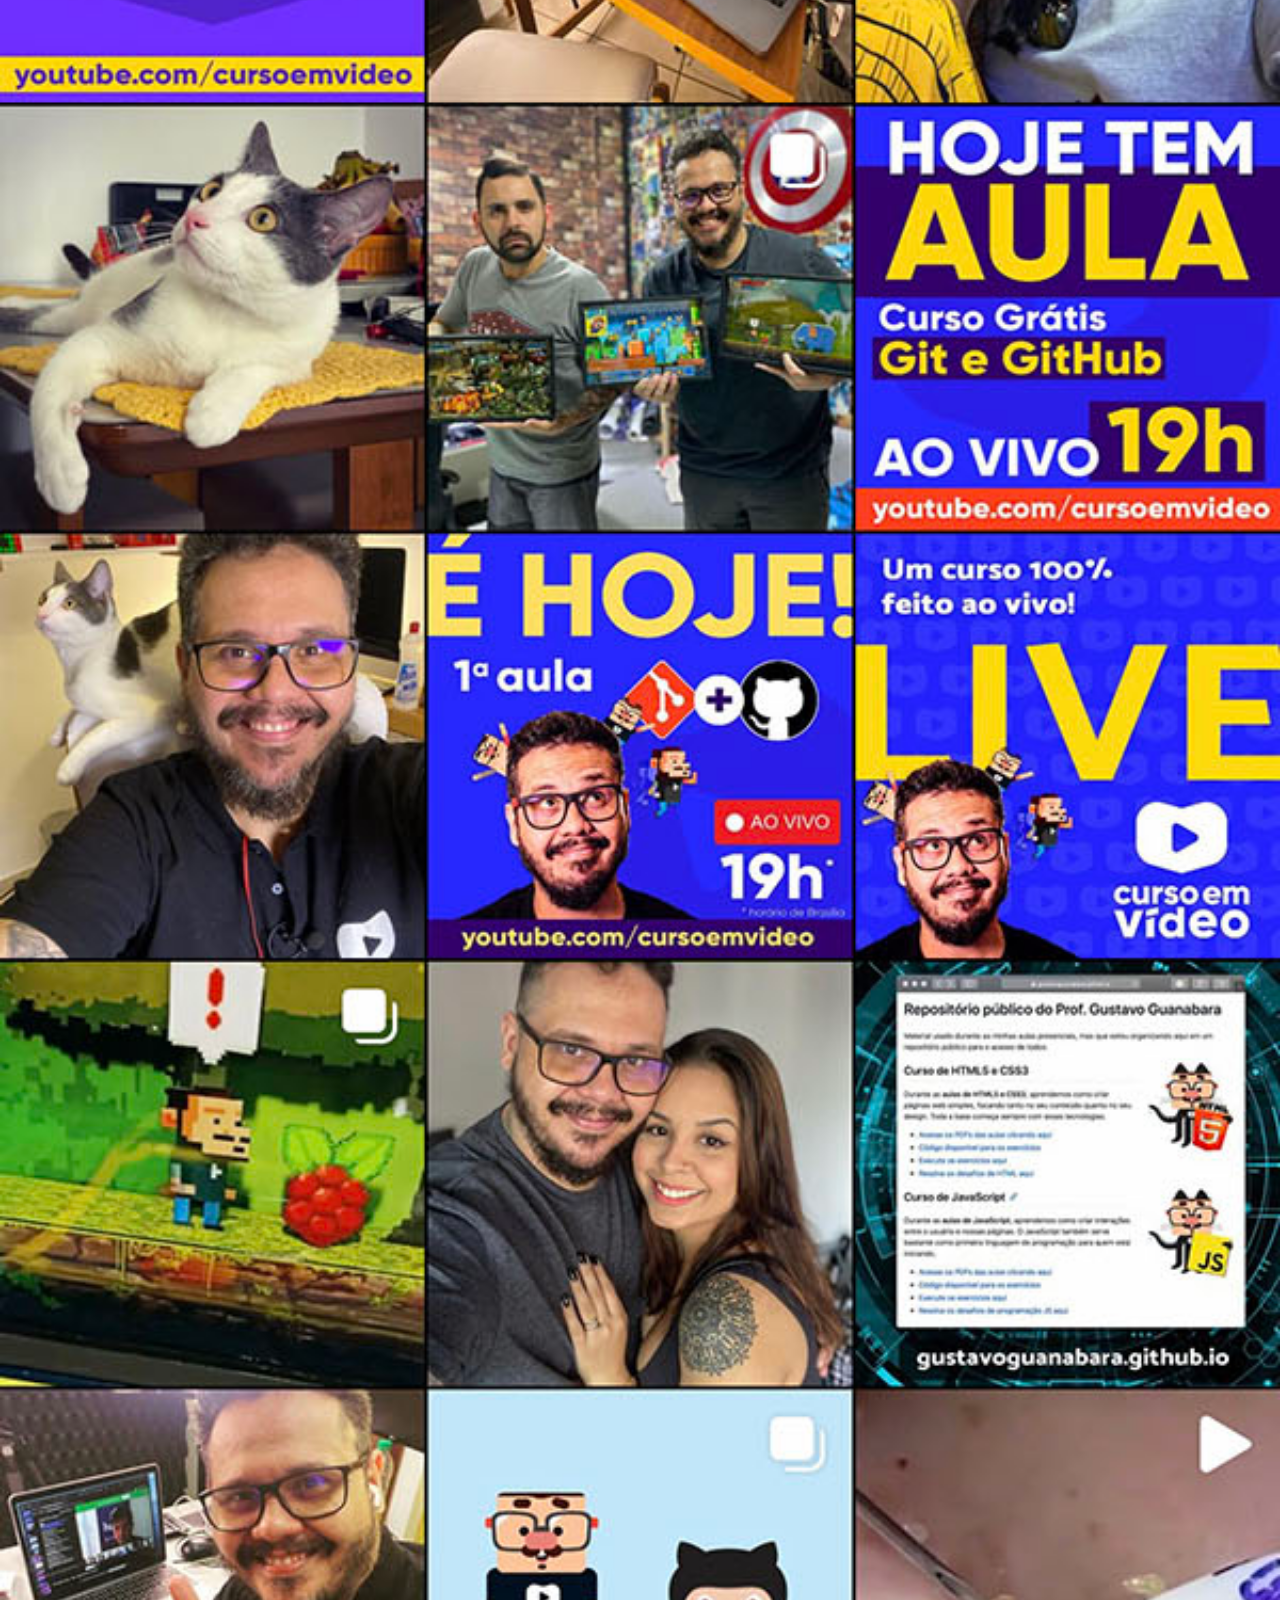
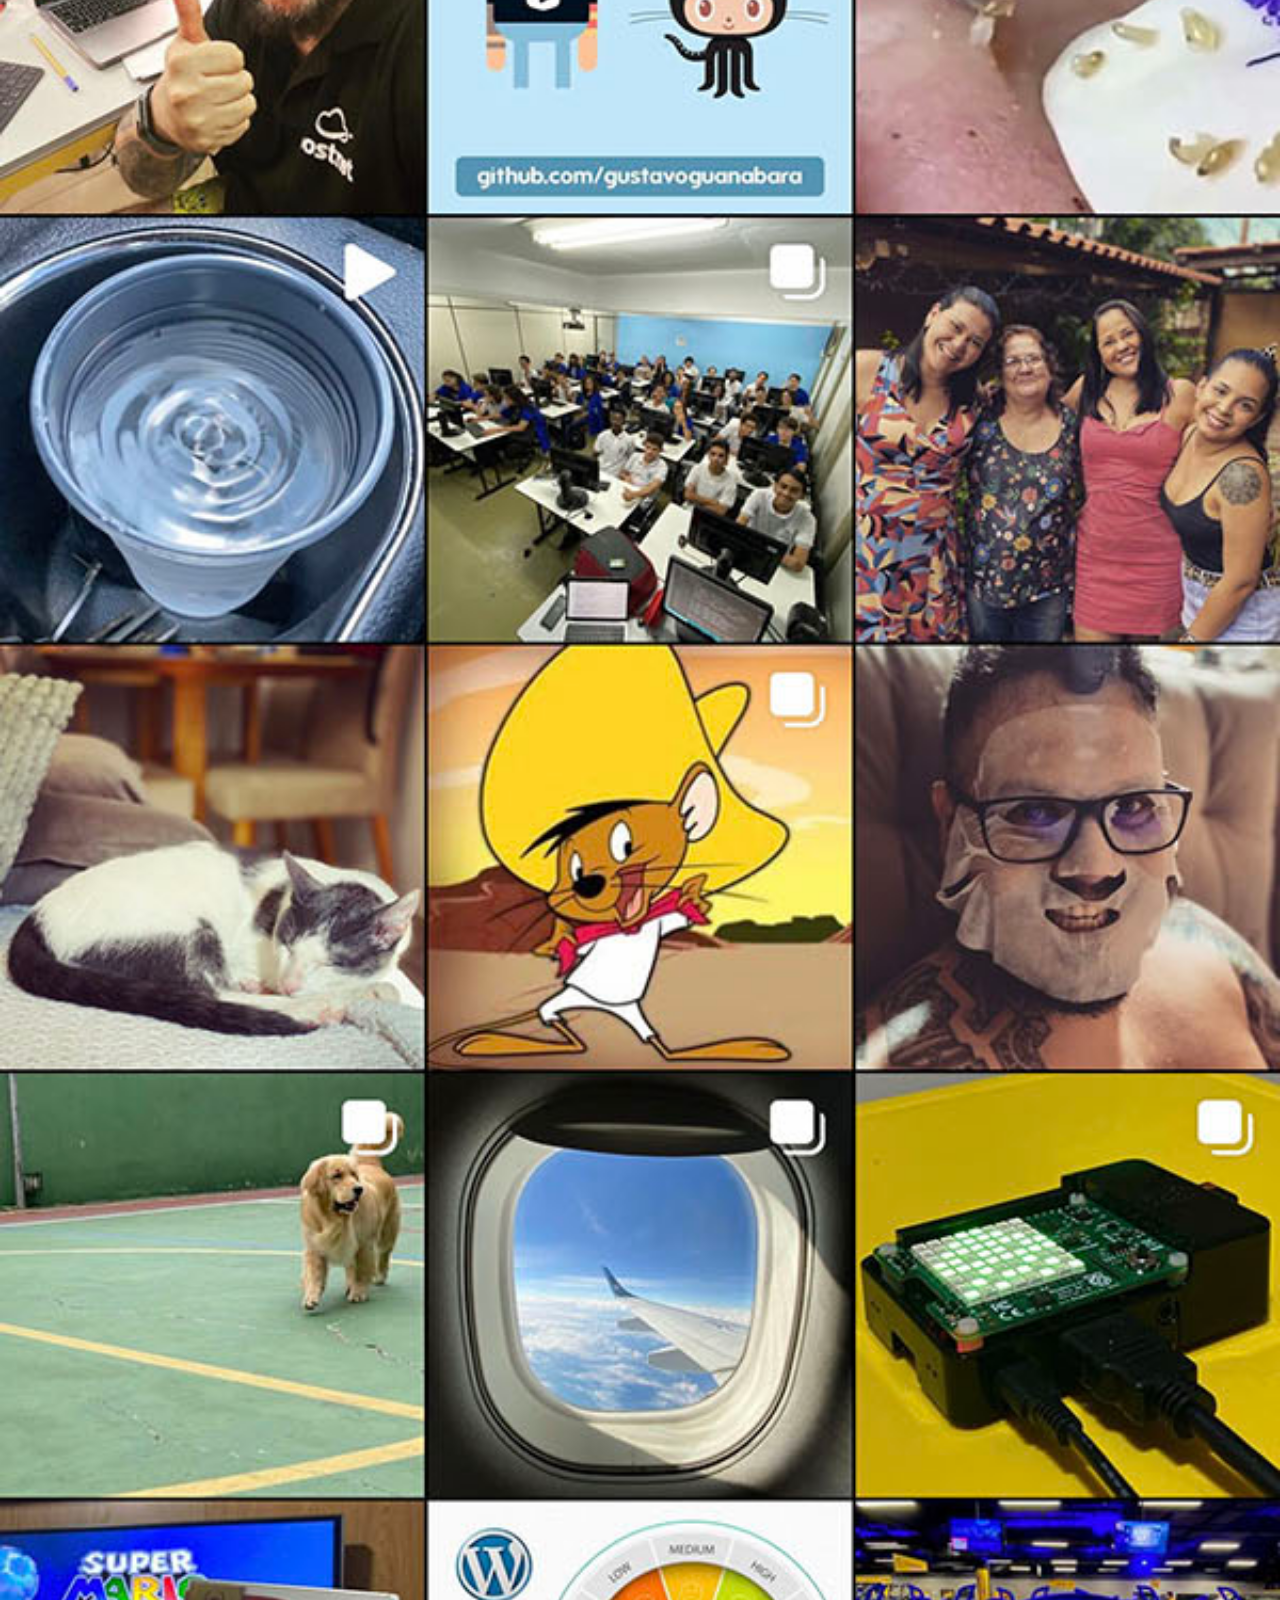
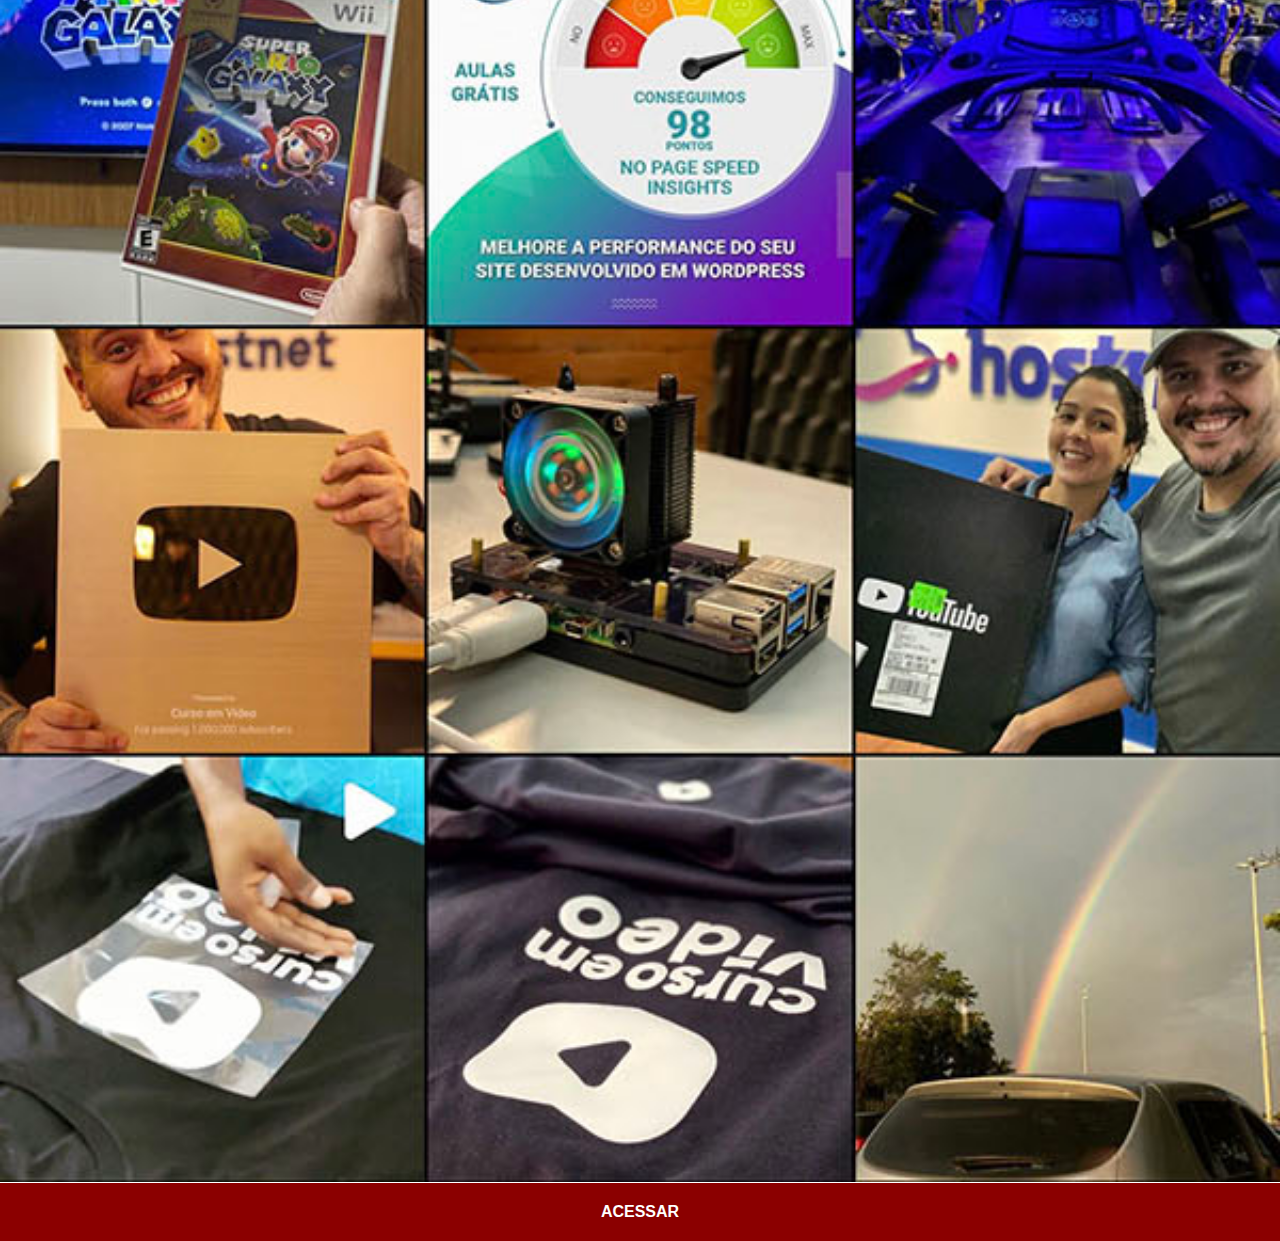
<file: instagran.html>
<!DOCTYPE html>
<html lang="pt-br">
<head>
    <meta charset="UTF-8">
    <meta name="viewport" content="width=device-width, initial-scale=1.0">
    <title>instagran</title>
    <link rel="stylesheet" href="social/style.css">
</head>
<body>
    <img src="imagens/tela-instagram.jpg" alt="instagran">
    <a href="https://www.instagram.com/gustavoguanabara/" target="blank">  ACESSAR</a>
</body>
</html>
</file>
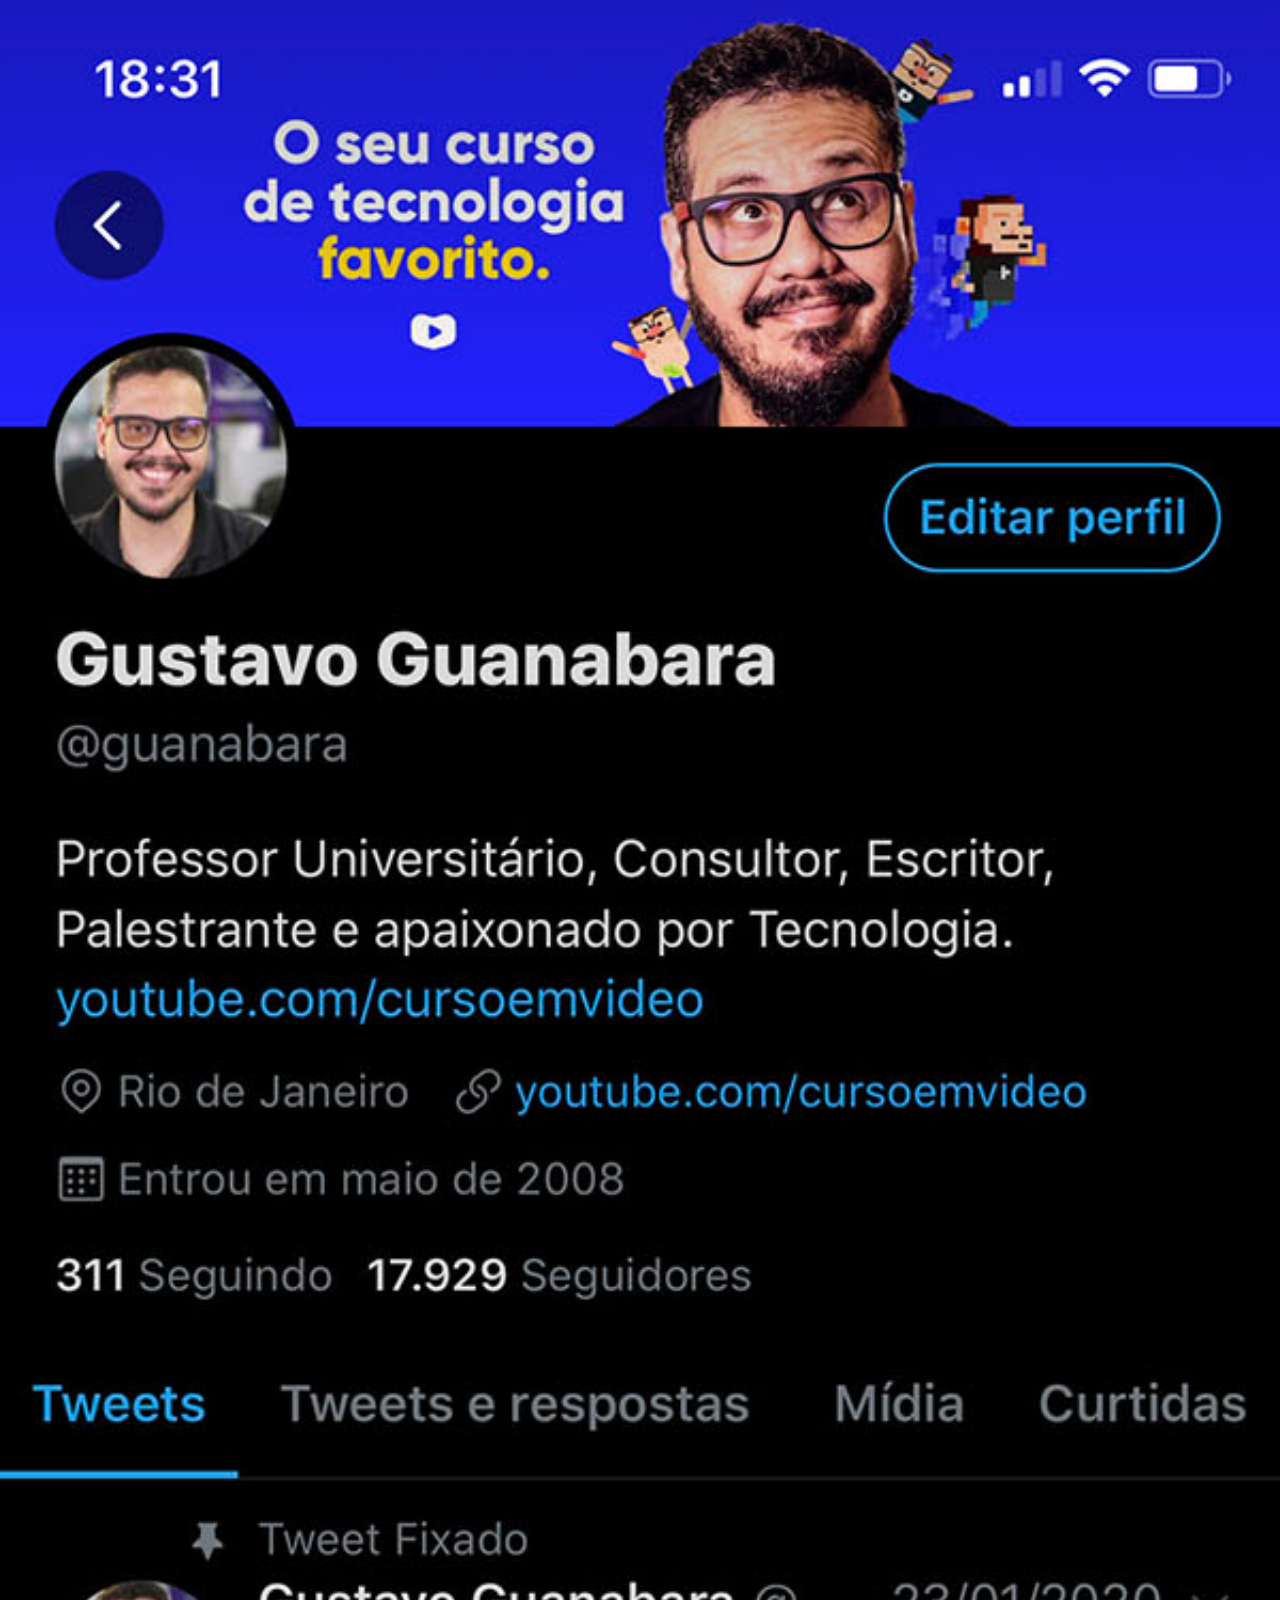
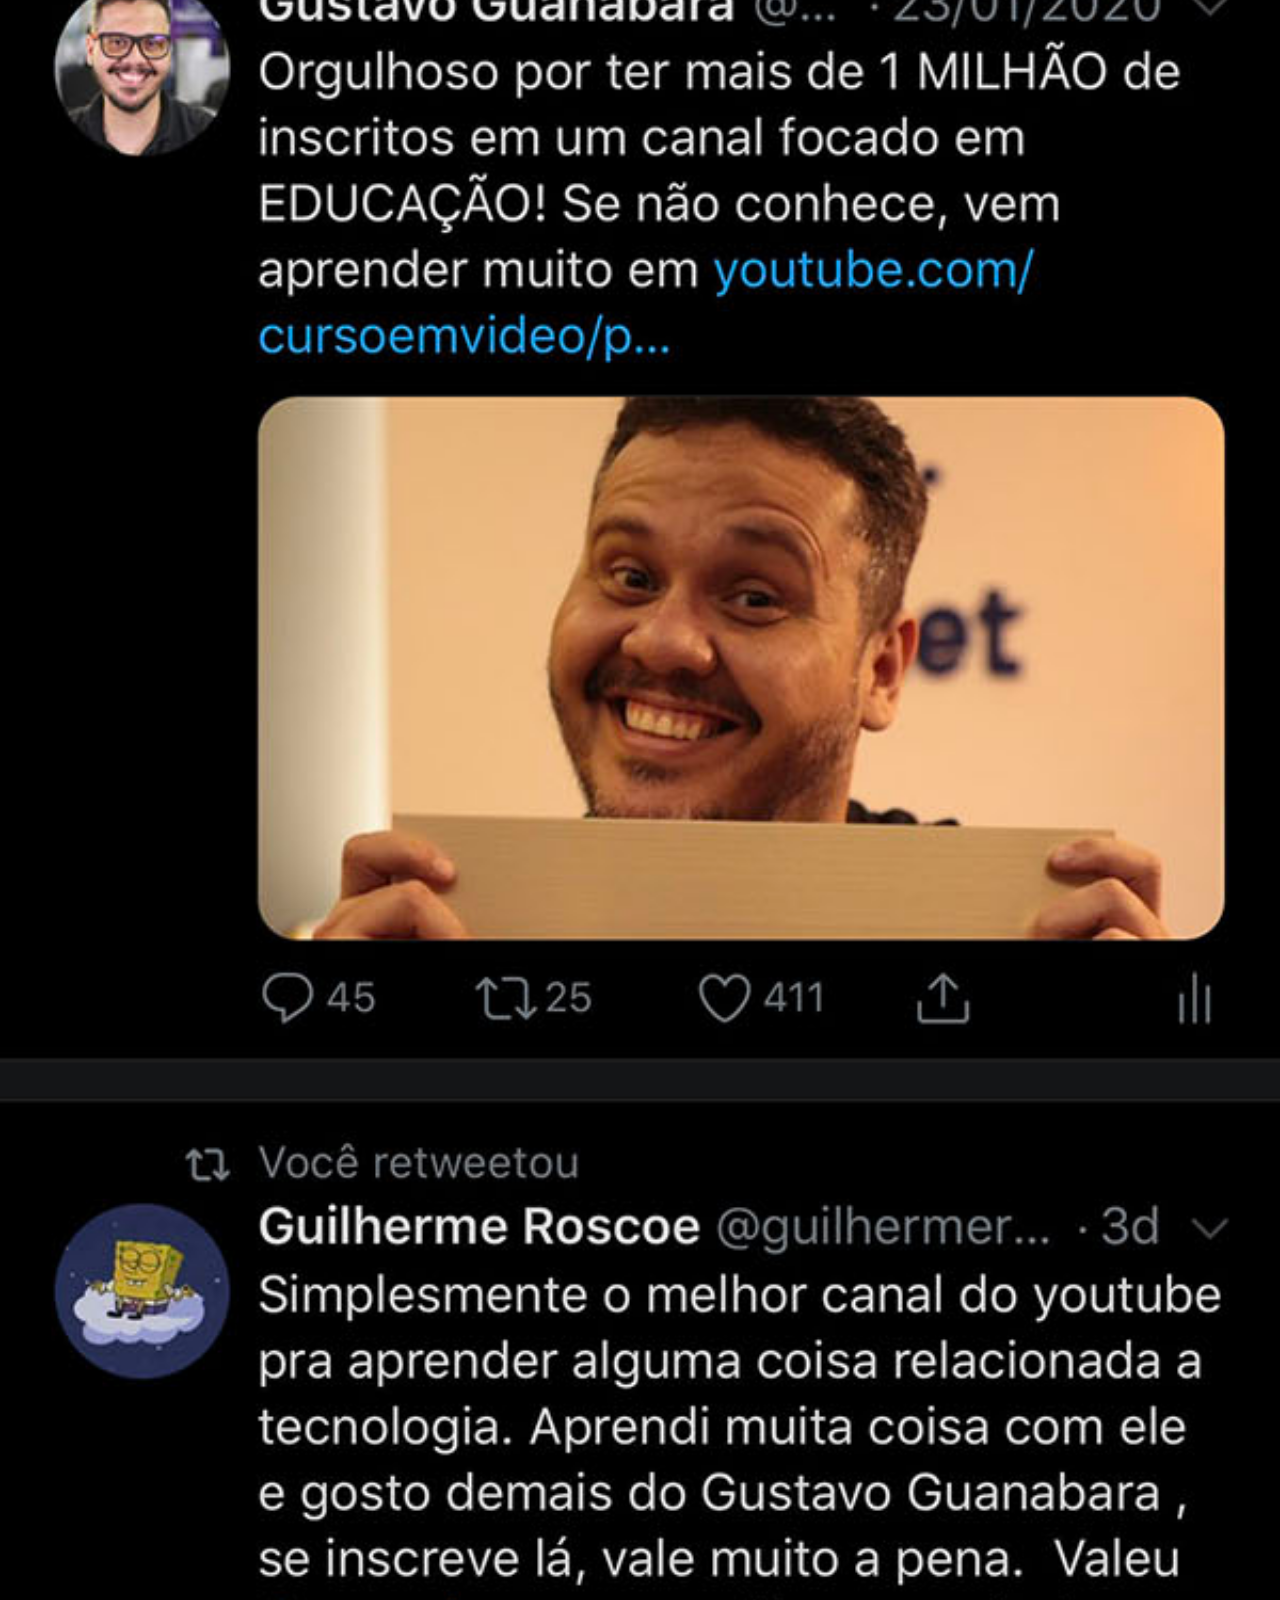
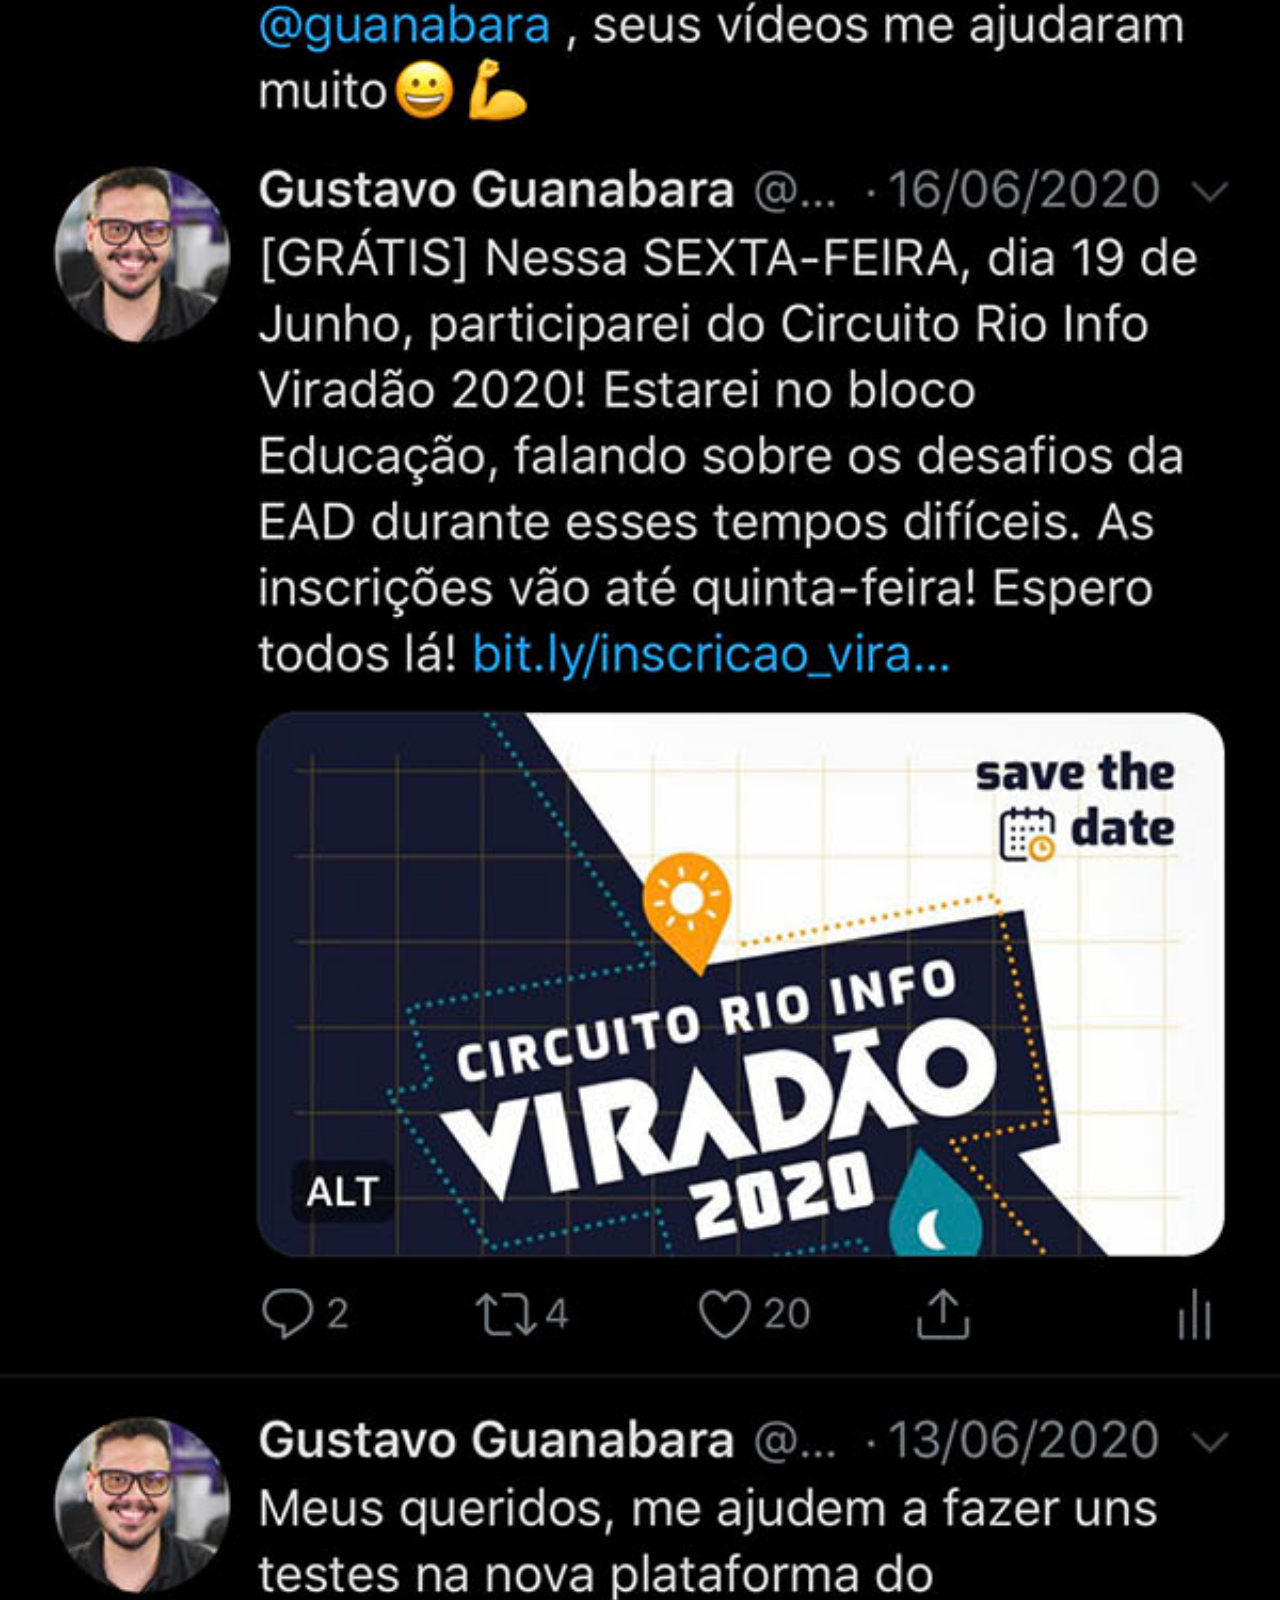
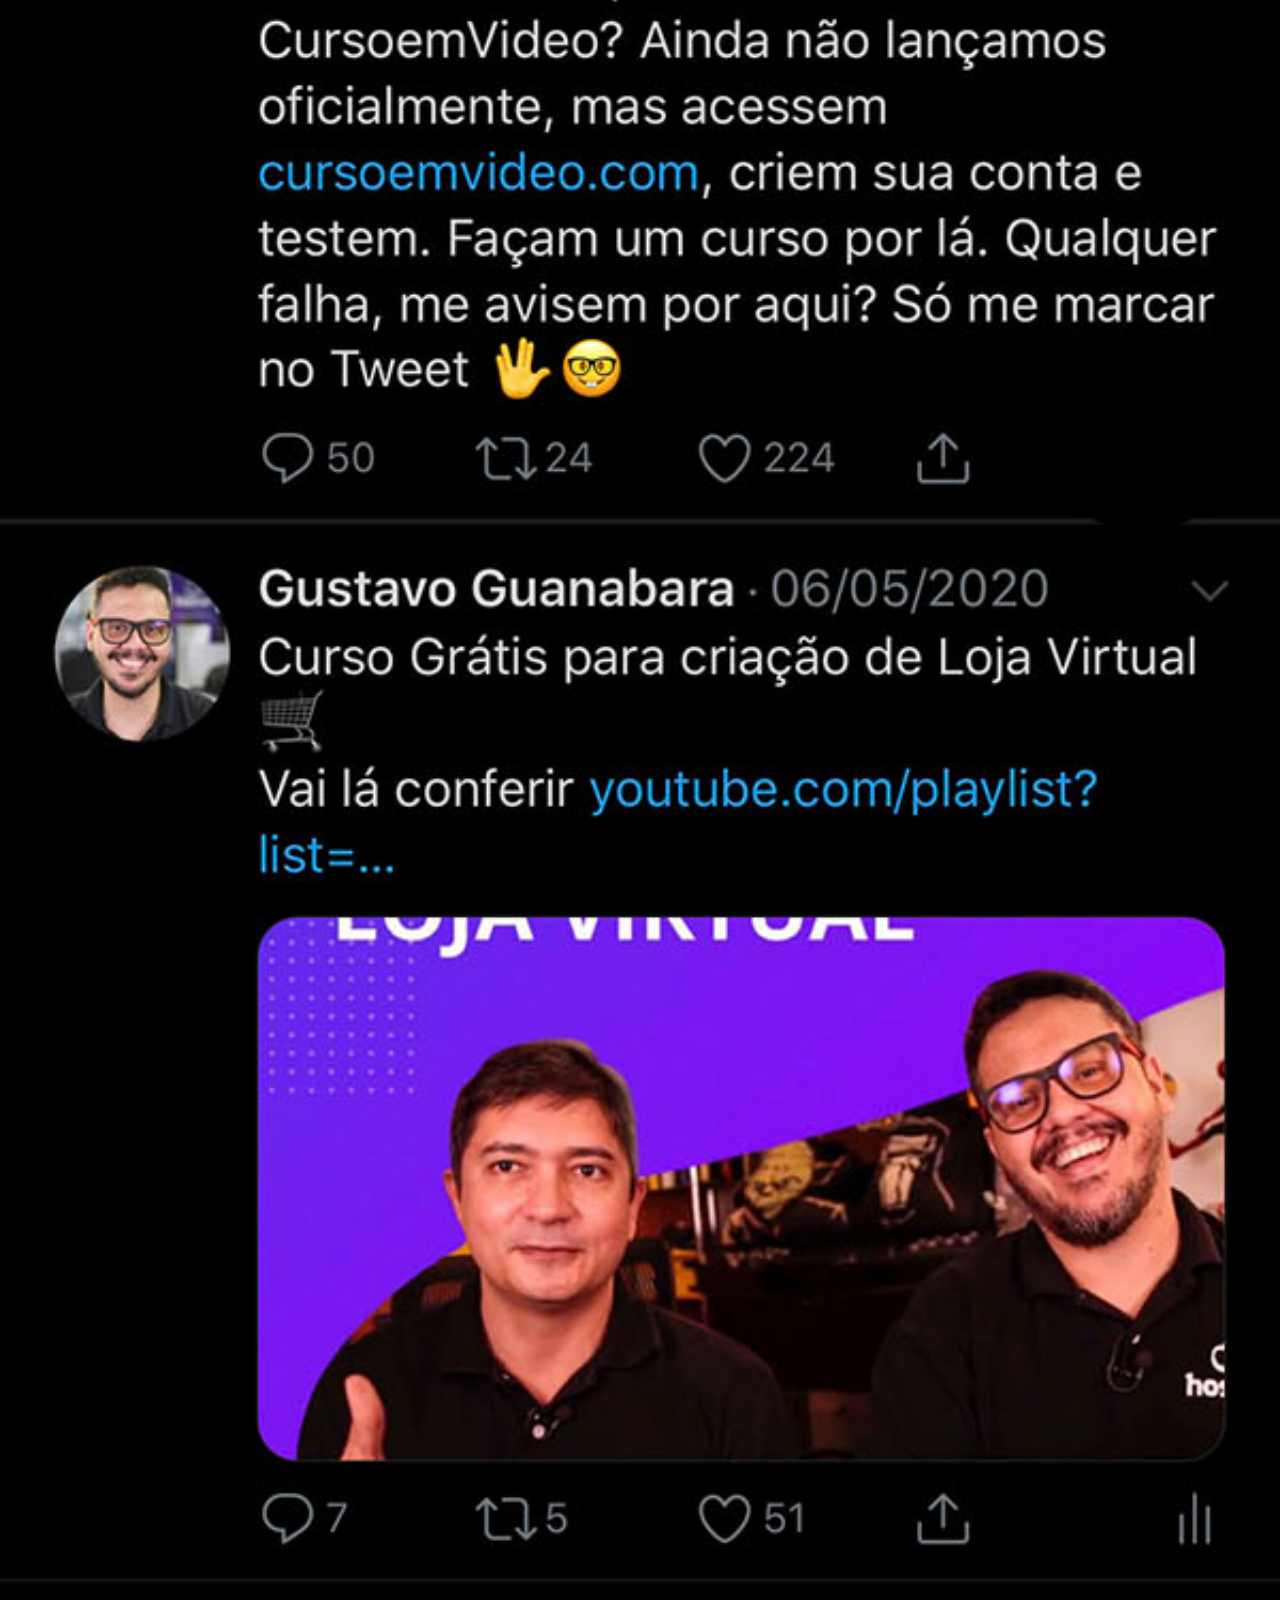
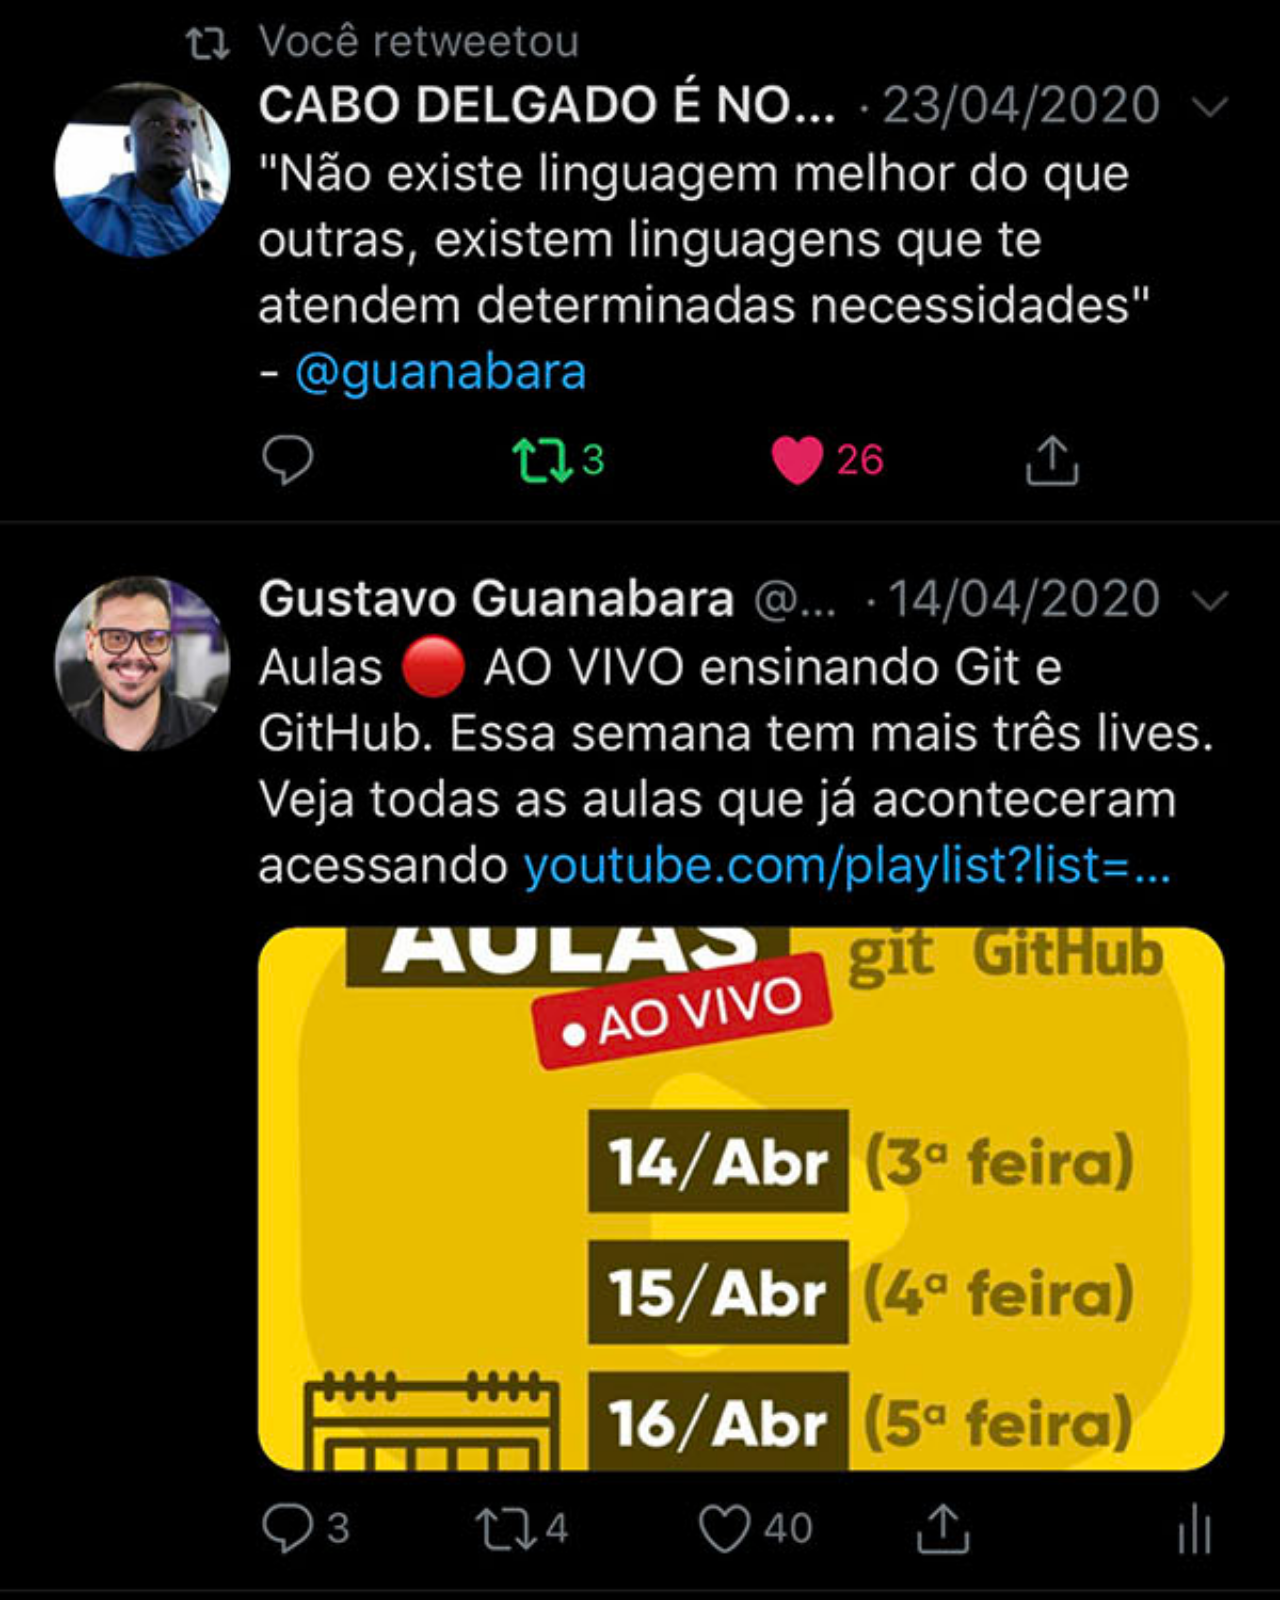
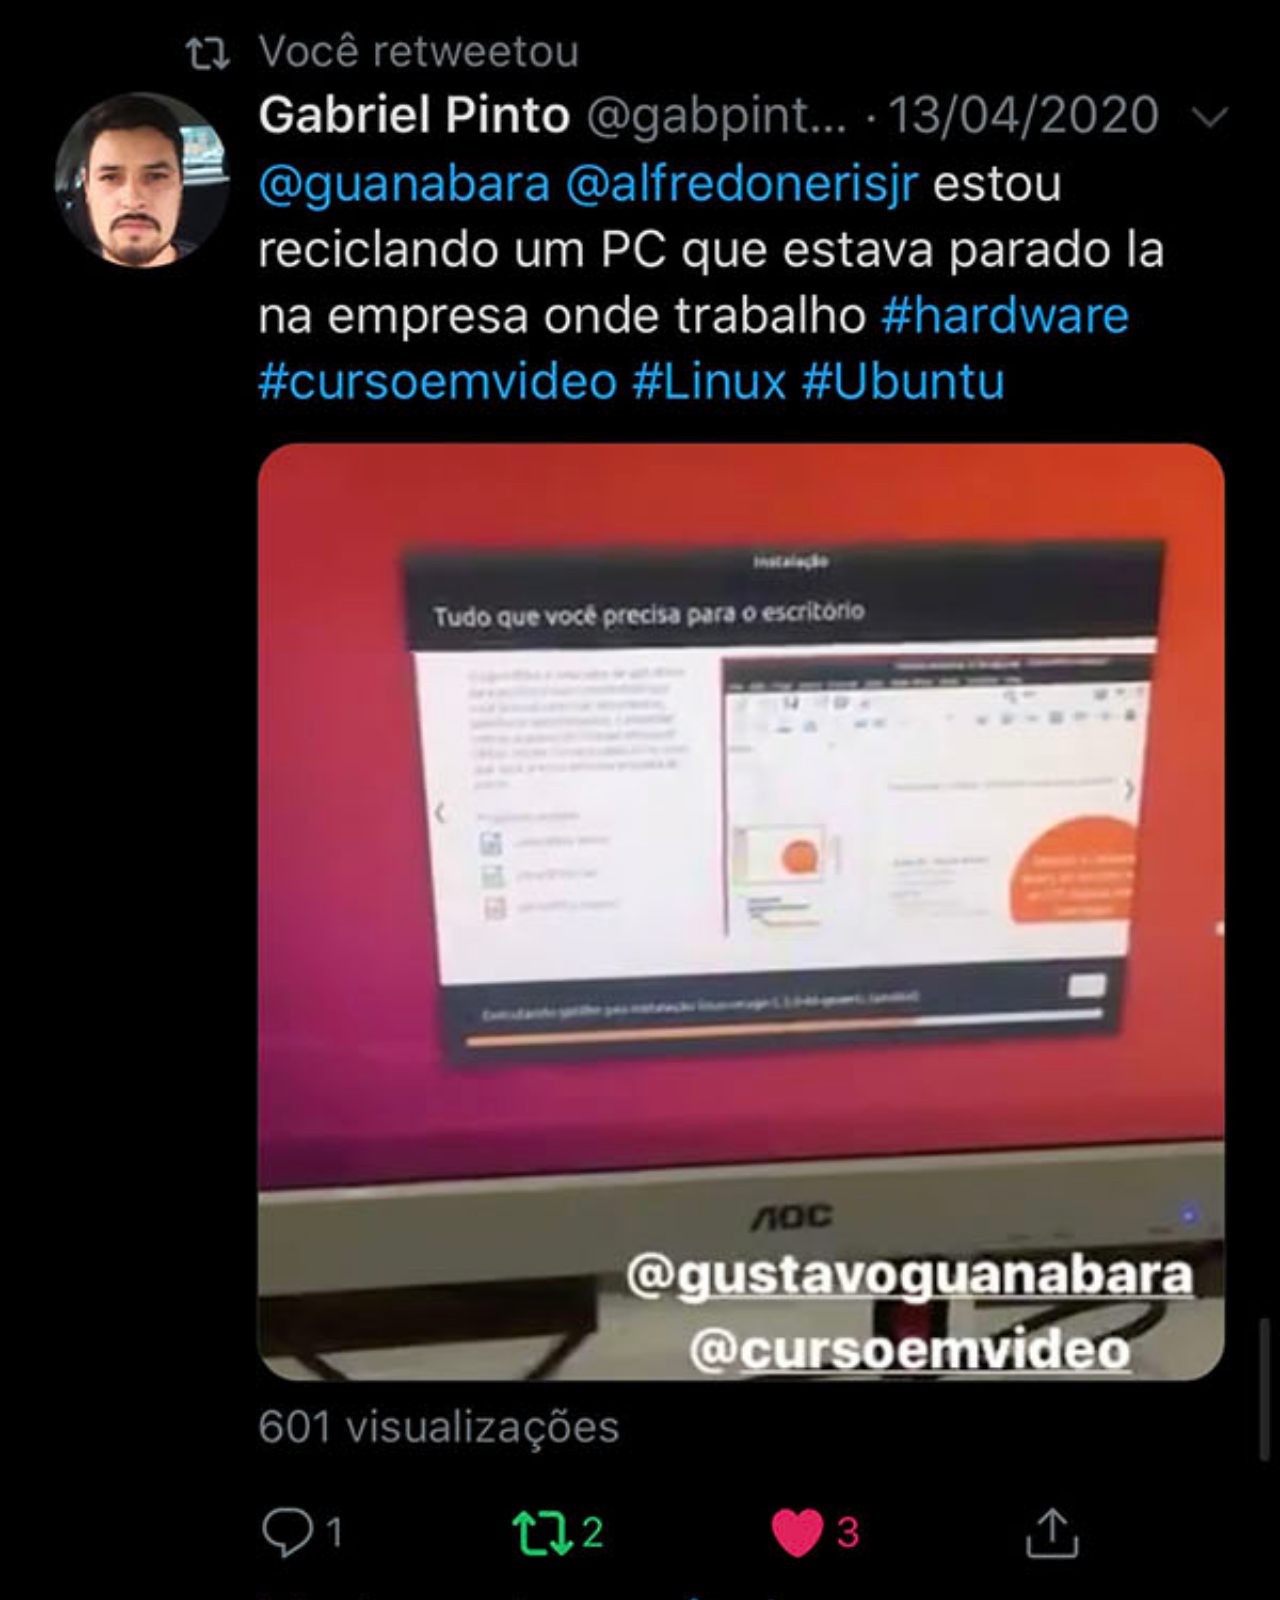
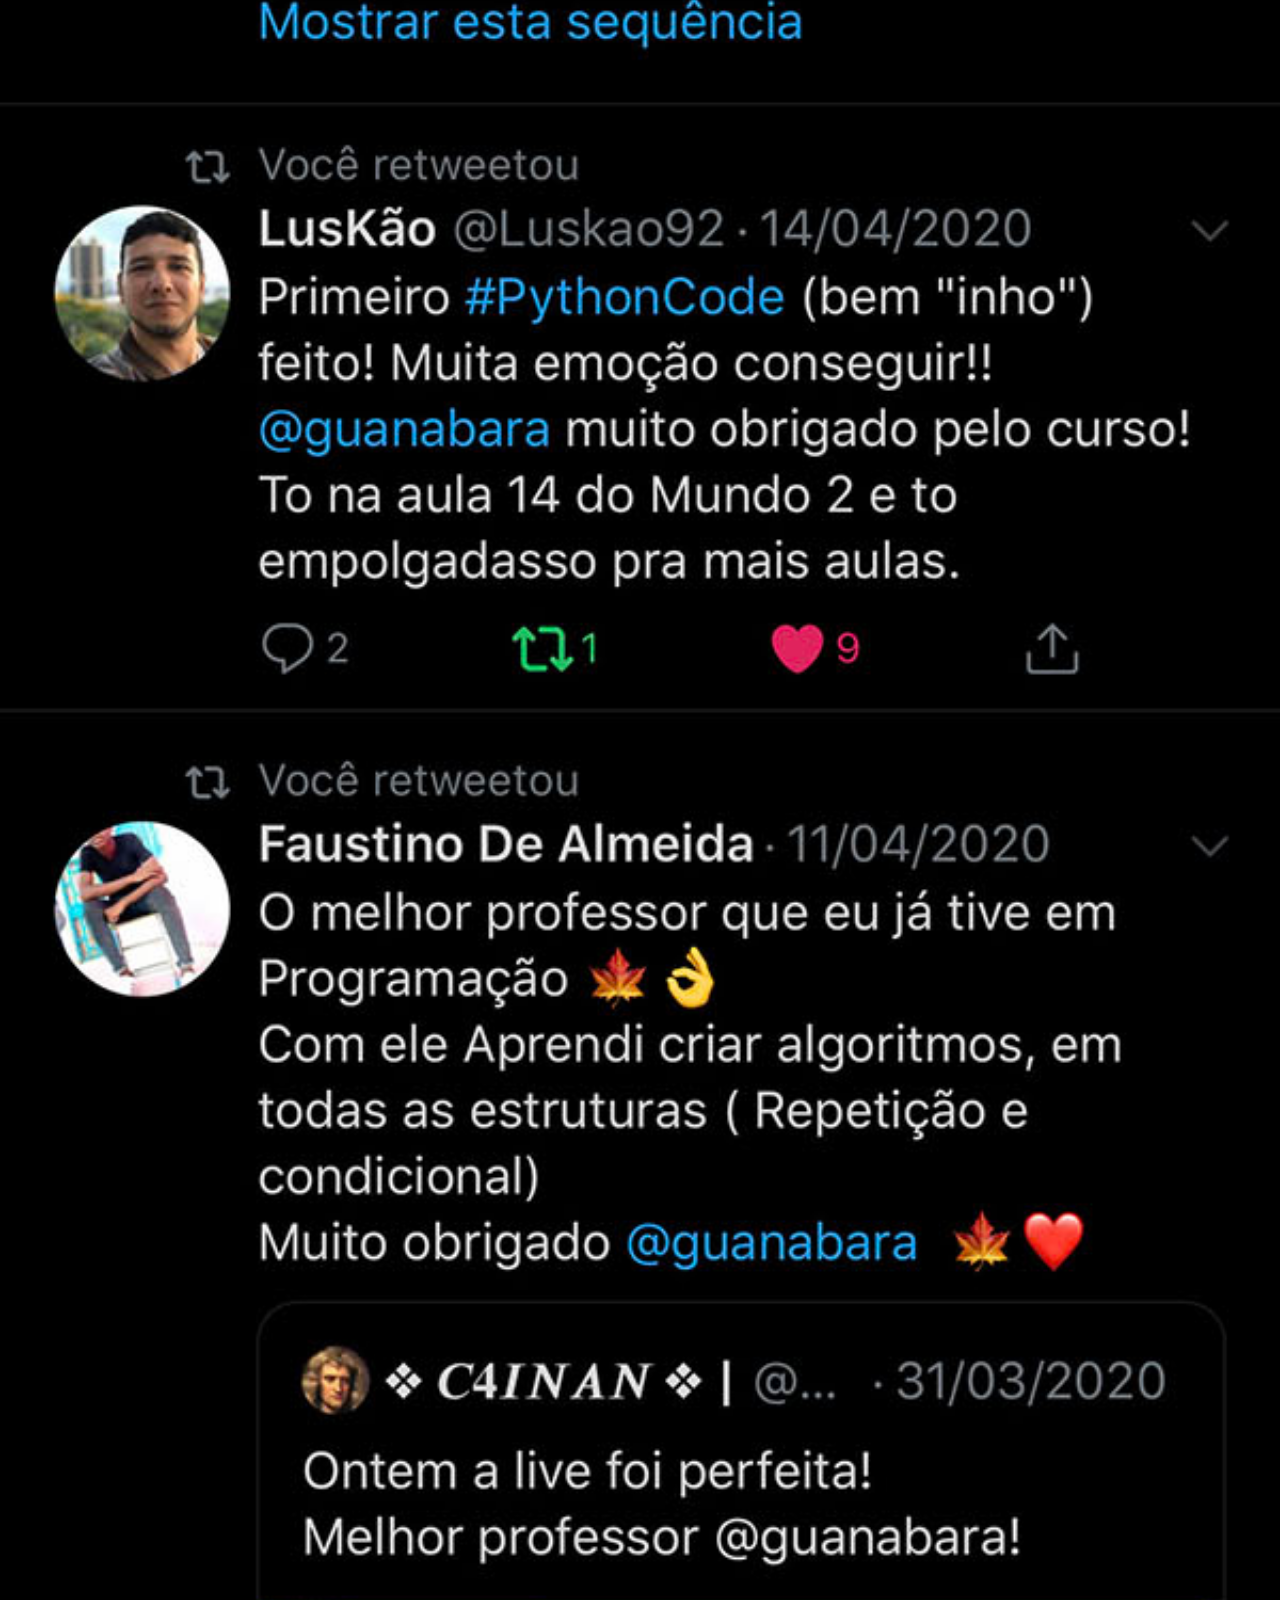
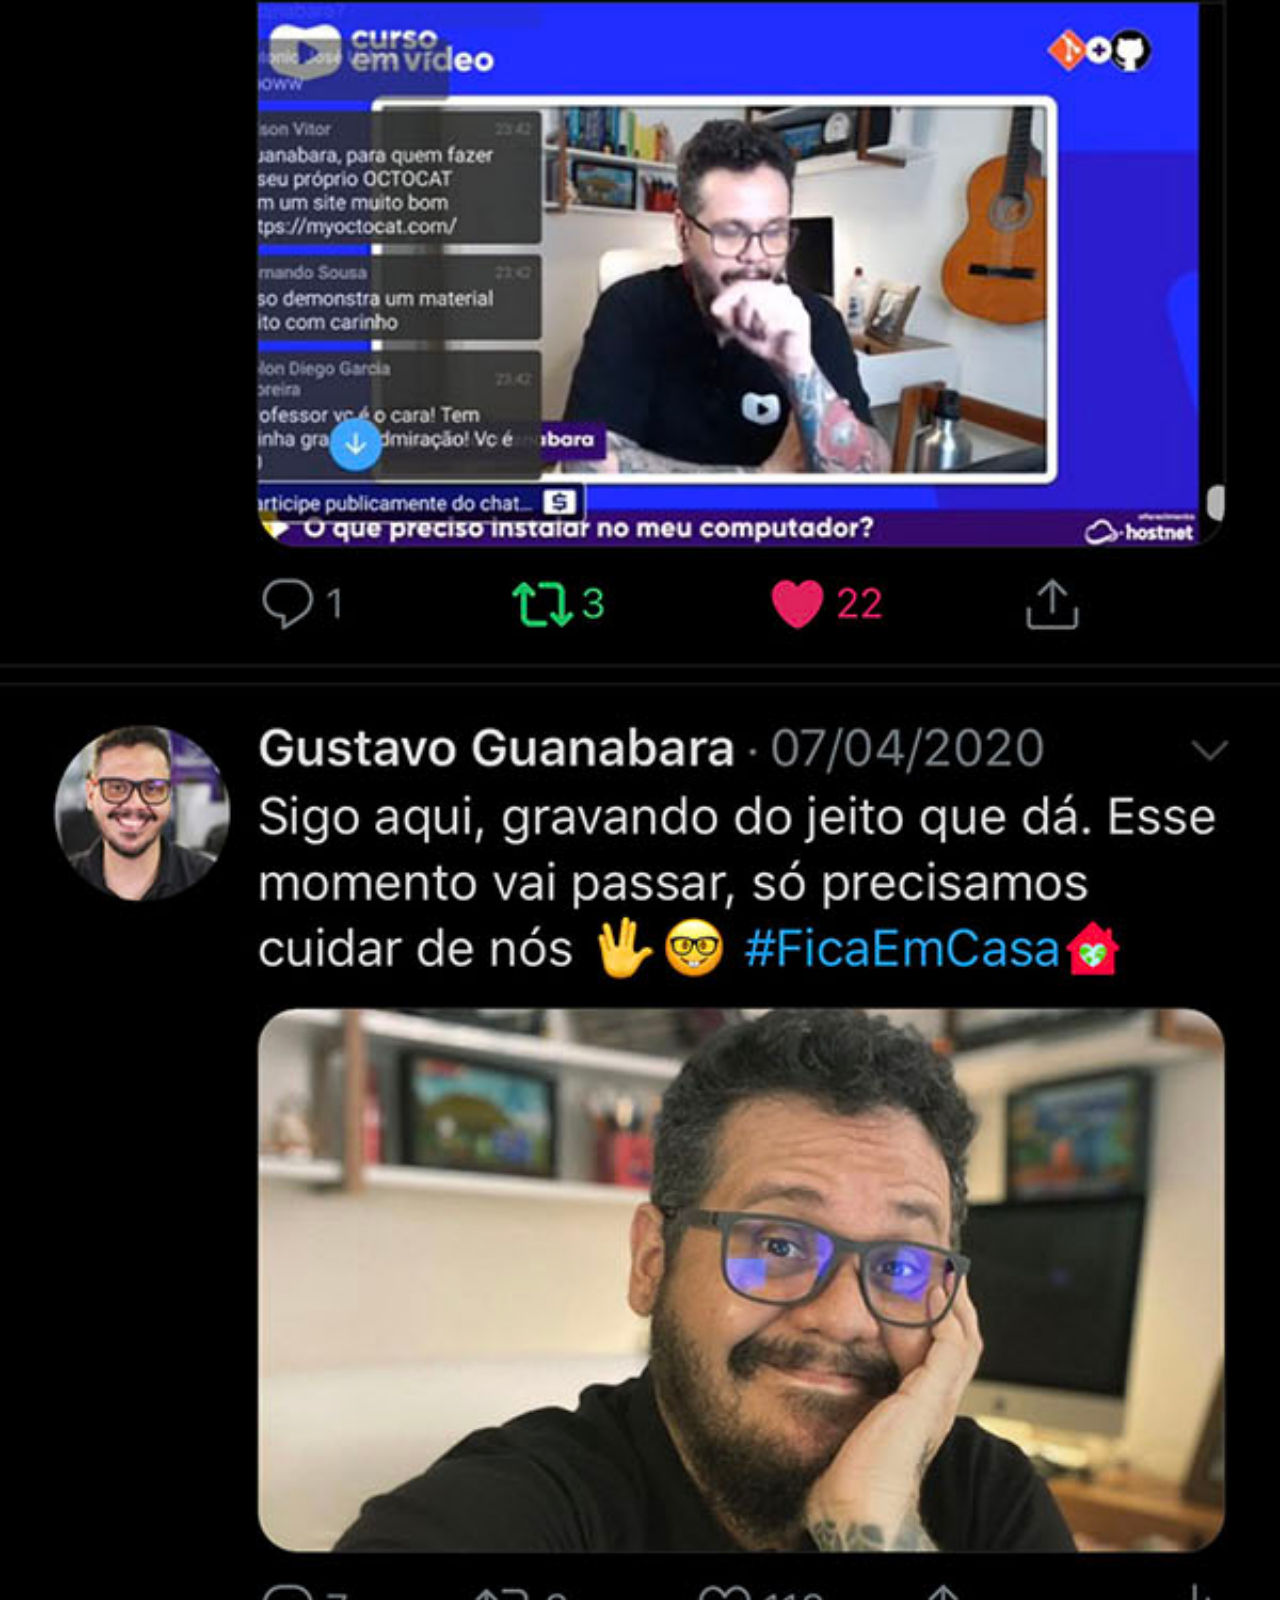
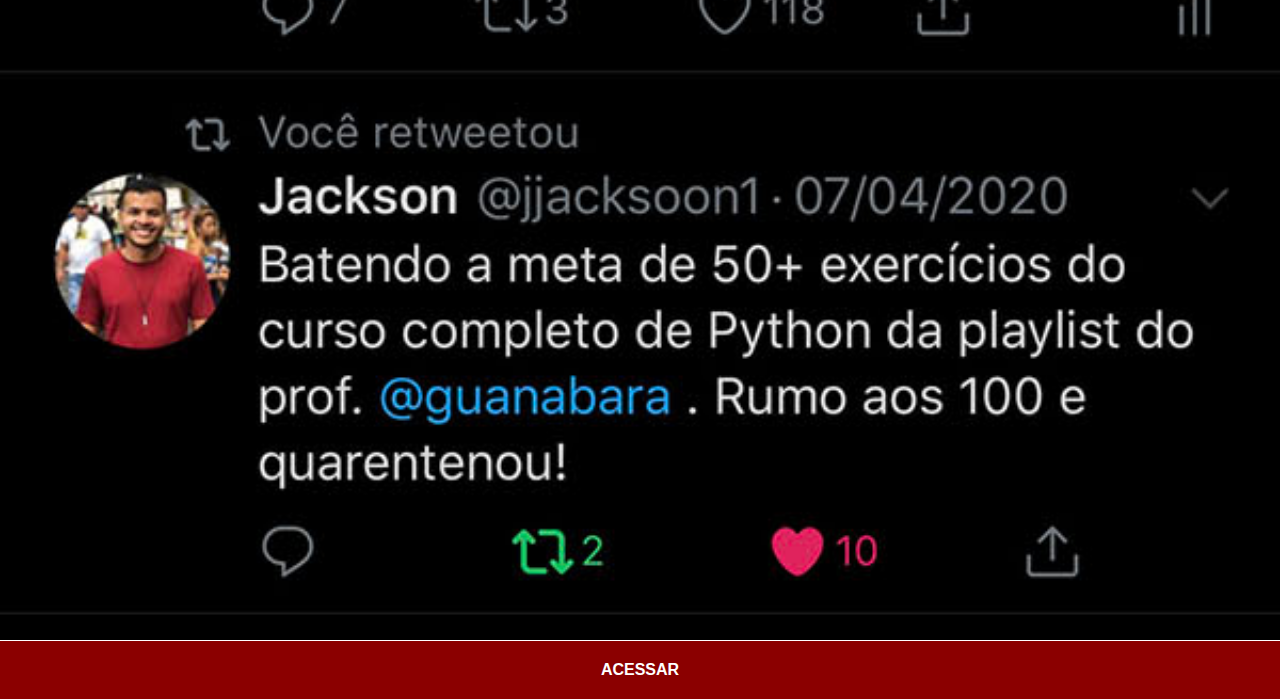
<file: twitter.html>
<!DOCTYPE html>
<html lang="pt-br">
<head>
    <meta charset="UTF-8">
    <meta name="viewport" content="width=device-width, initial-scale=1.0">
    <title>Twitter</title>
    <link rel="stylesheet" href="social/style.css">
</head>
<body>
    <img src="imagens/tela-twitter.jpg" alt="twitter">
    <a href="https://twitter.com/guanabara" target="blank">ACESSAR</a>
</body>
</html>
</file>
<file: style/style.css>
@charset "UTF-8";


* {
    margin: 0px;
    padding: 0px;
    font-family: Arial, Helvetica, sans-serif;
}

html, body { 
    height: 100vh;
    width: 100vw;
    background-color: black;
}

body {
    height: 100vh;
    background: url('../imagens/fundo-madeira.jpg') no-repeat top center;   
    background-size: cover;
    background-attachment: fixed;
}

main {
    position: relative;
    height: 100vh;
}

section#telefone {
    position: absolute;
    top: 50%;
    left: 50%;
    transform: translate(-50%, -50%);

    min-height: 627px;
    min-width: 311px;
    background: url('../imagens/frame-iphone.png') no-repeat;
    
}

iframe#home {
    position: relative;
    top: 82px;
    left: 23px;
    height: 469px;
    width: 265px;
}

section#redes-sociais {
    text-align: right;
}

section#redes-sociais img {
    width: 40px;
    margin: 10px;
    border-radius: 50%;
    box-shadow: 2px 2px 5px rgba(0, 0, 0, 0.418);
    box-sizing: border-box;
}

section#redes-sociais img:hover {
    border: 2px solid rgba(255, 255, 255, 0.568);
    transform: translate(-3%, -3%);
    box-shadow: 2px 2px 7px rgba(0, 0, 0, 0.658);
    transition: transform .2s, border .4s;
}
</file>
<file: social/style.css>
@cahrset "UTF-8"; 


* {
    margin: 0px;
    padding: 0px;
    font-family: Arial, Helvetica, sans-serif;
}

::-webkit-scrollbar {
    width: 0px;
    height: 0px;
}

img {
    width: 100vw;
}

a {
    display: block;
    background-color: darkred;
    color: white;
    margin-top: -3px;
    padding: 20px;
    text-align: center;
    text-decoration: none;
    font-weight: bold;
}

a:hover {
    background-color: red;
}
</file>
